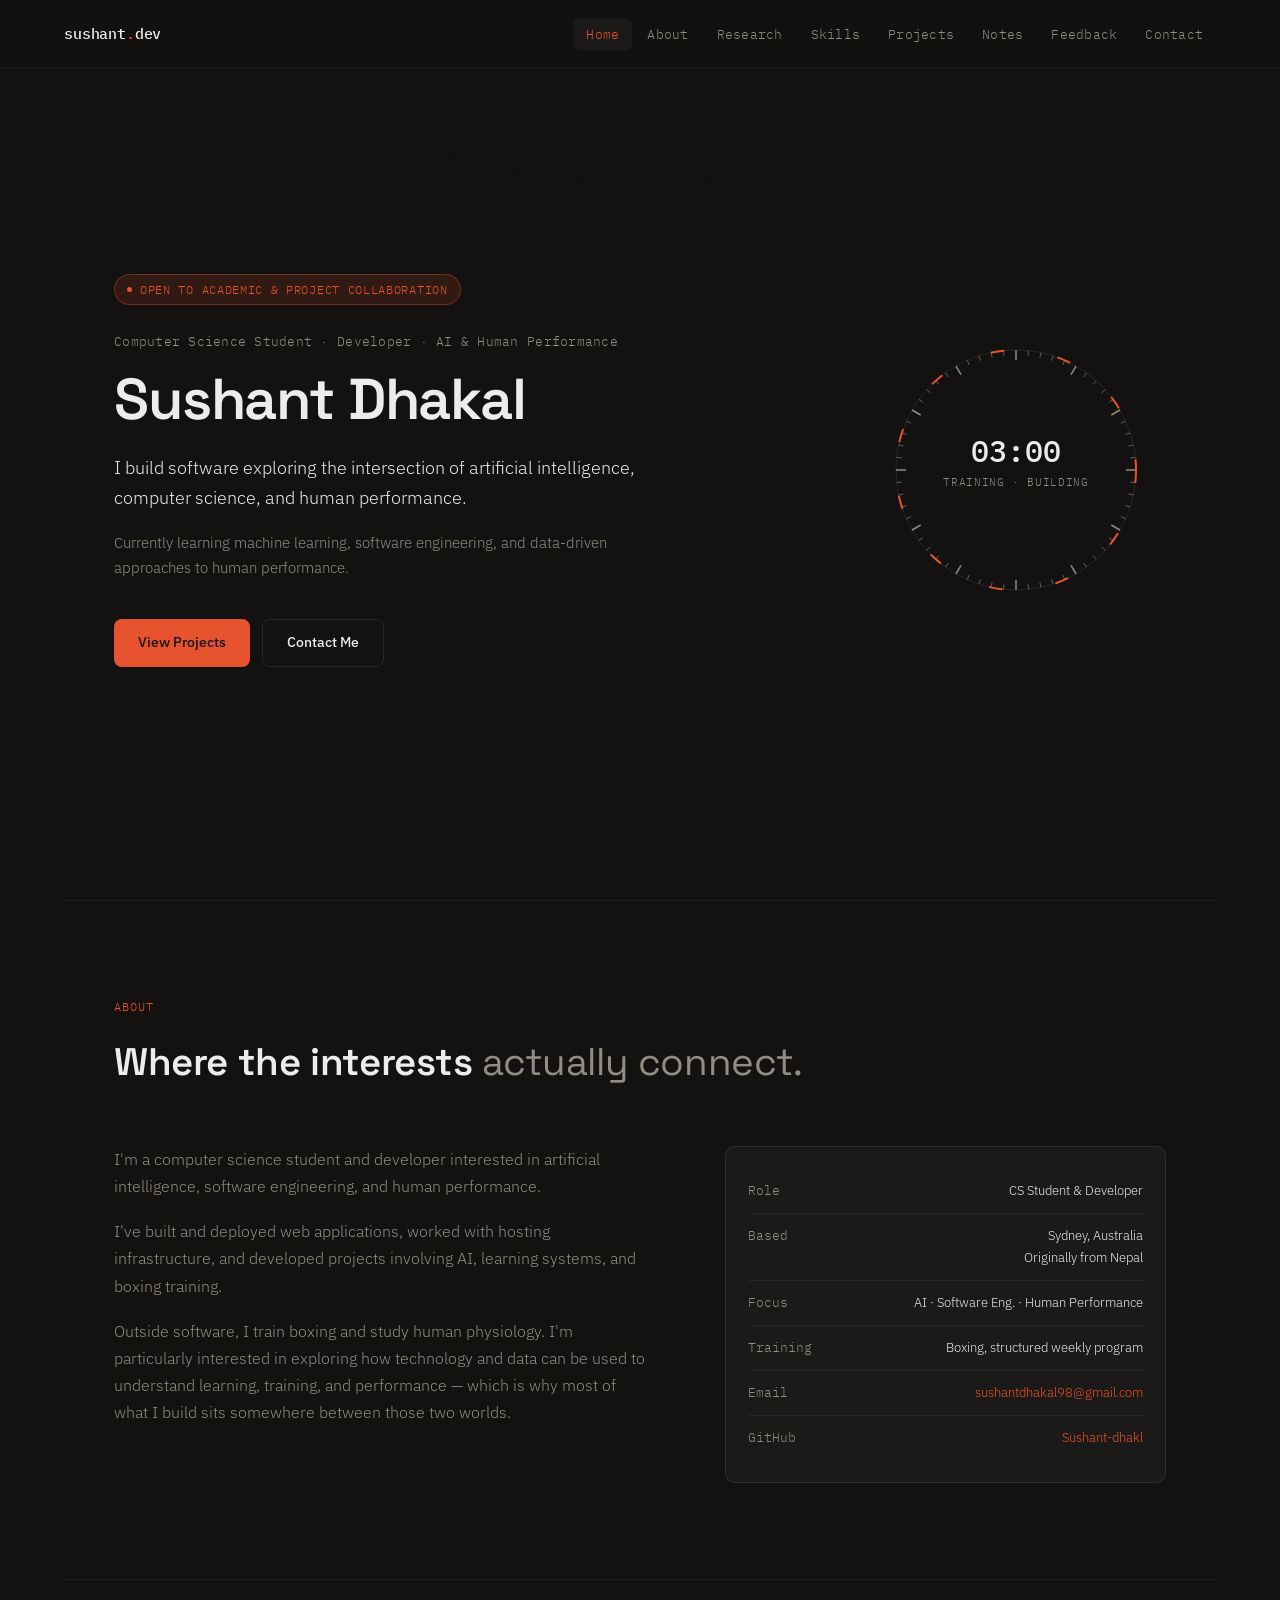
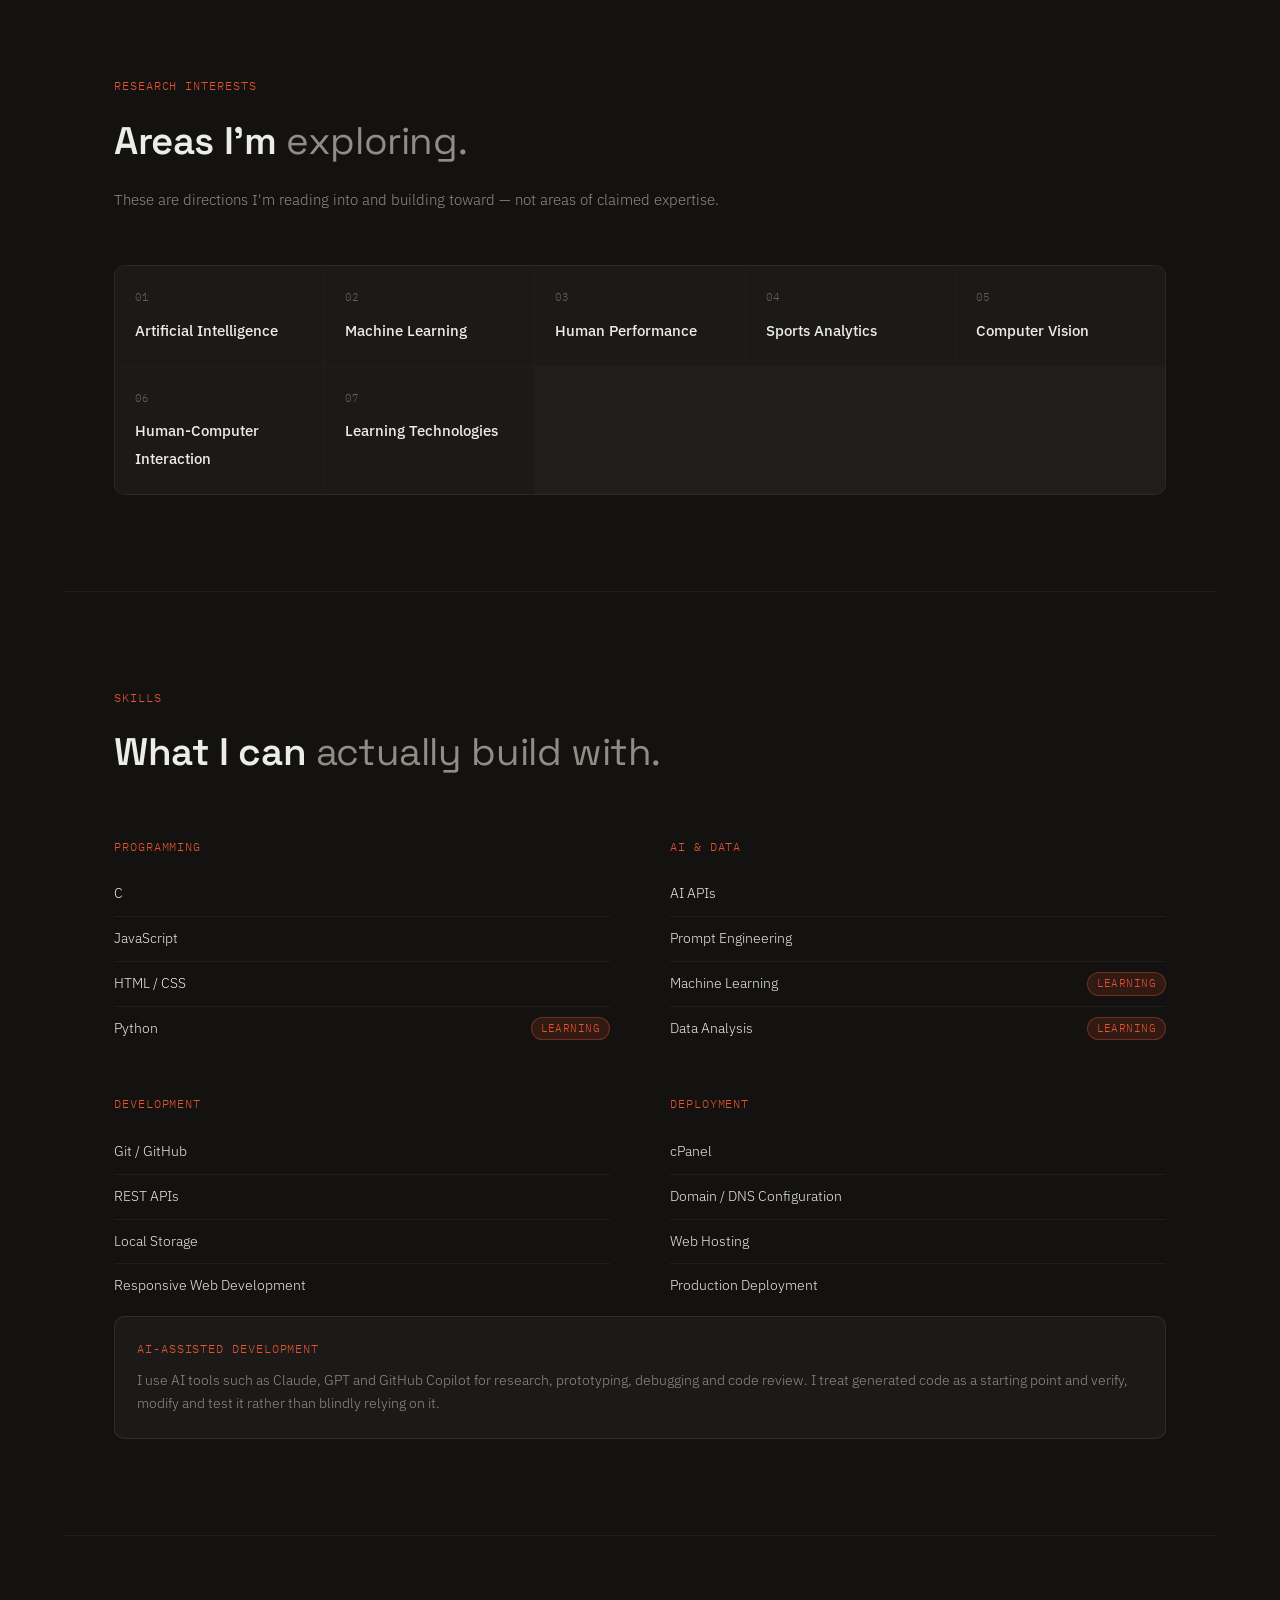
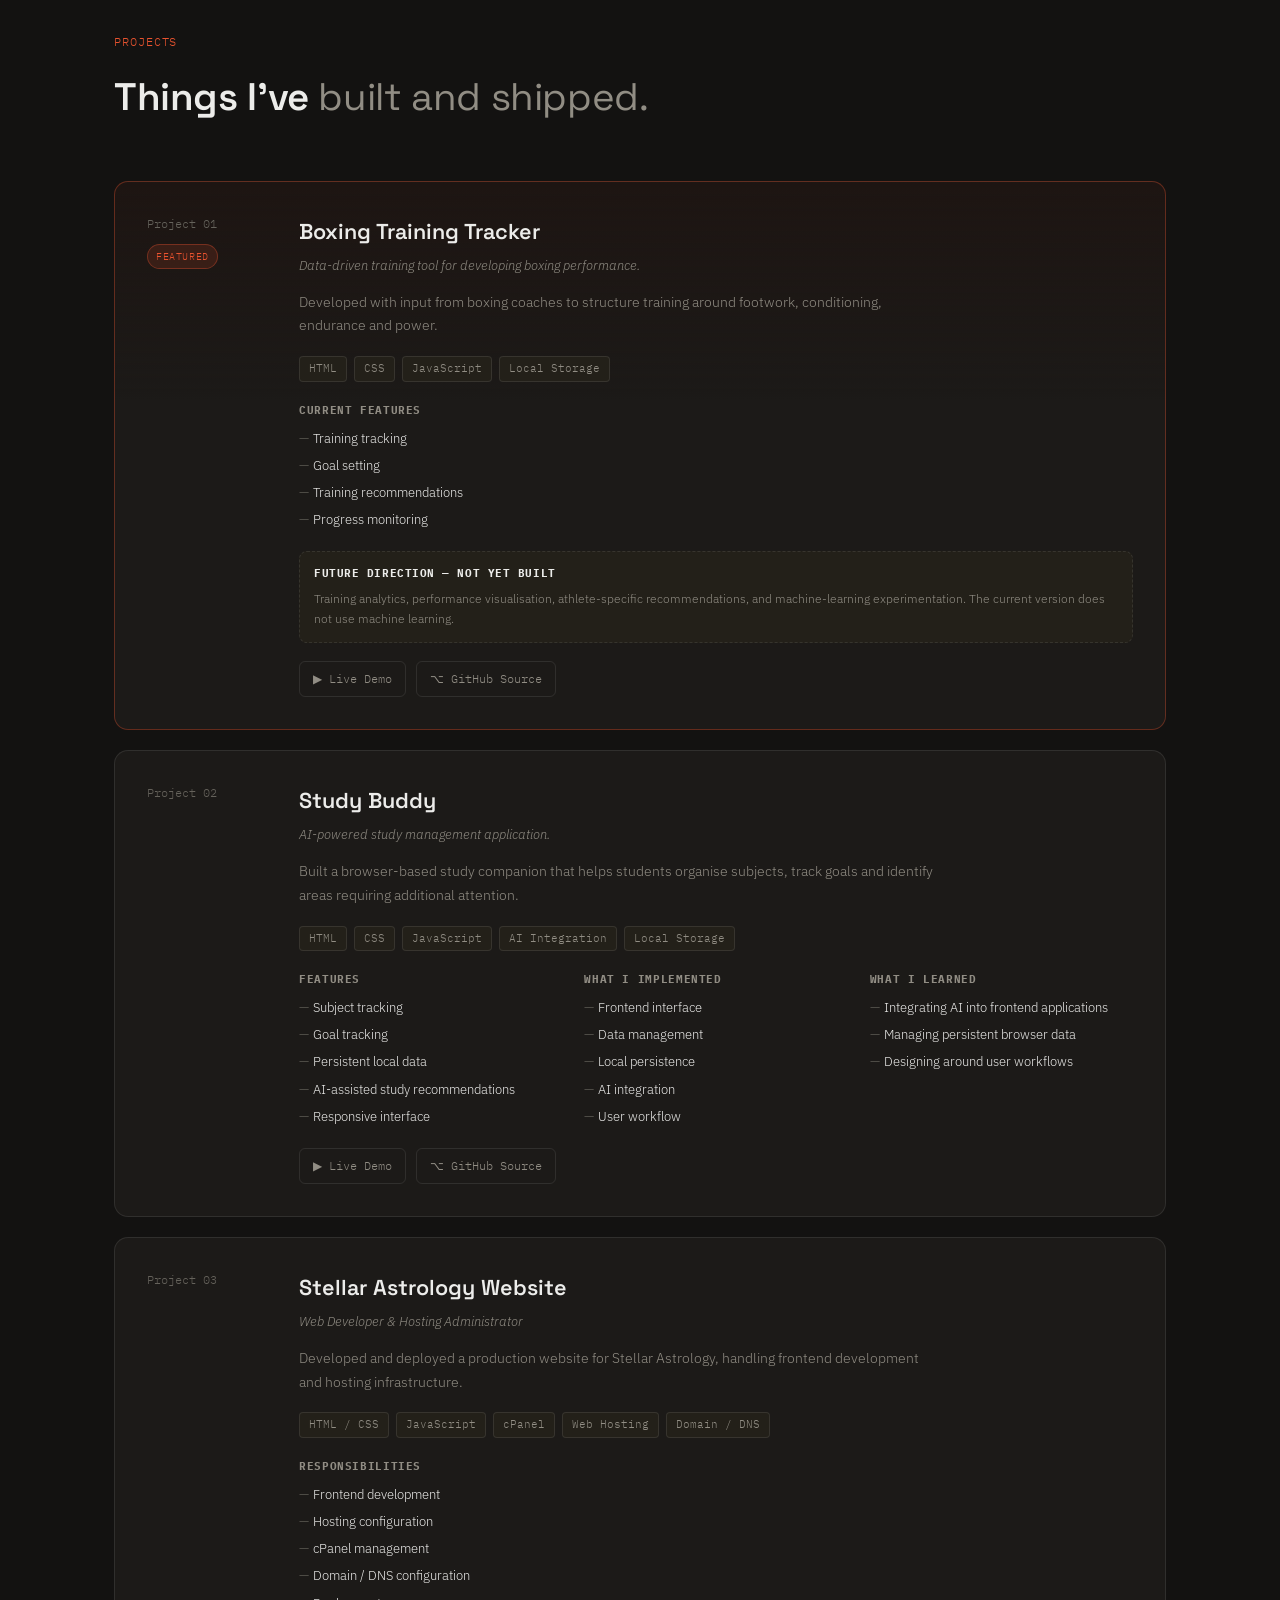
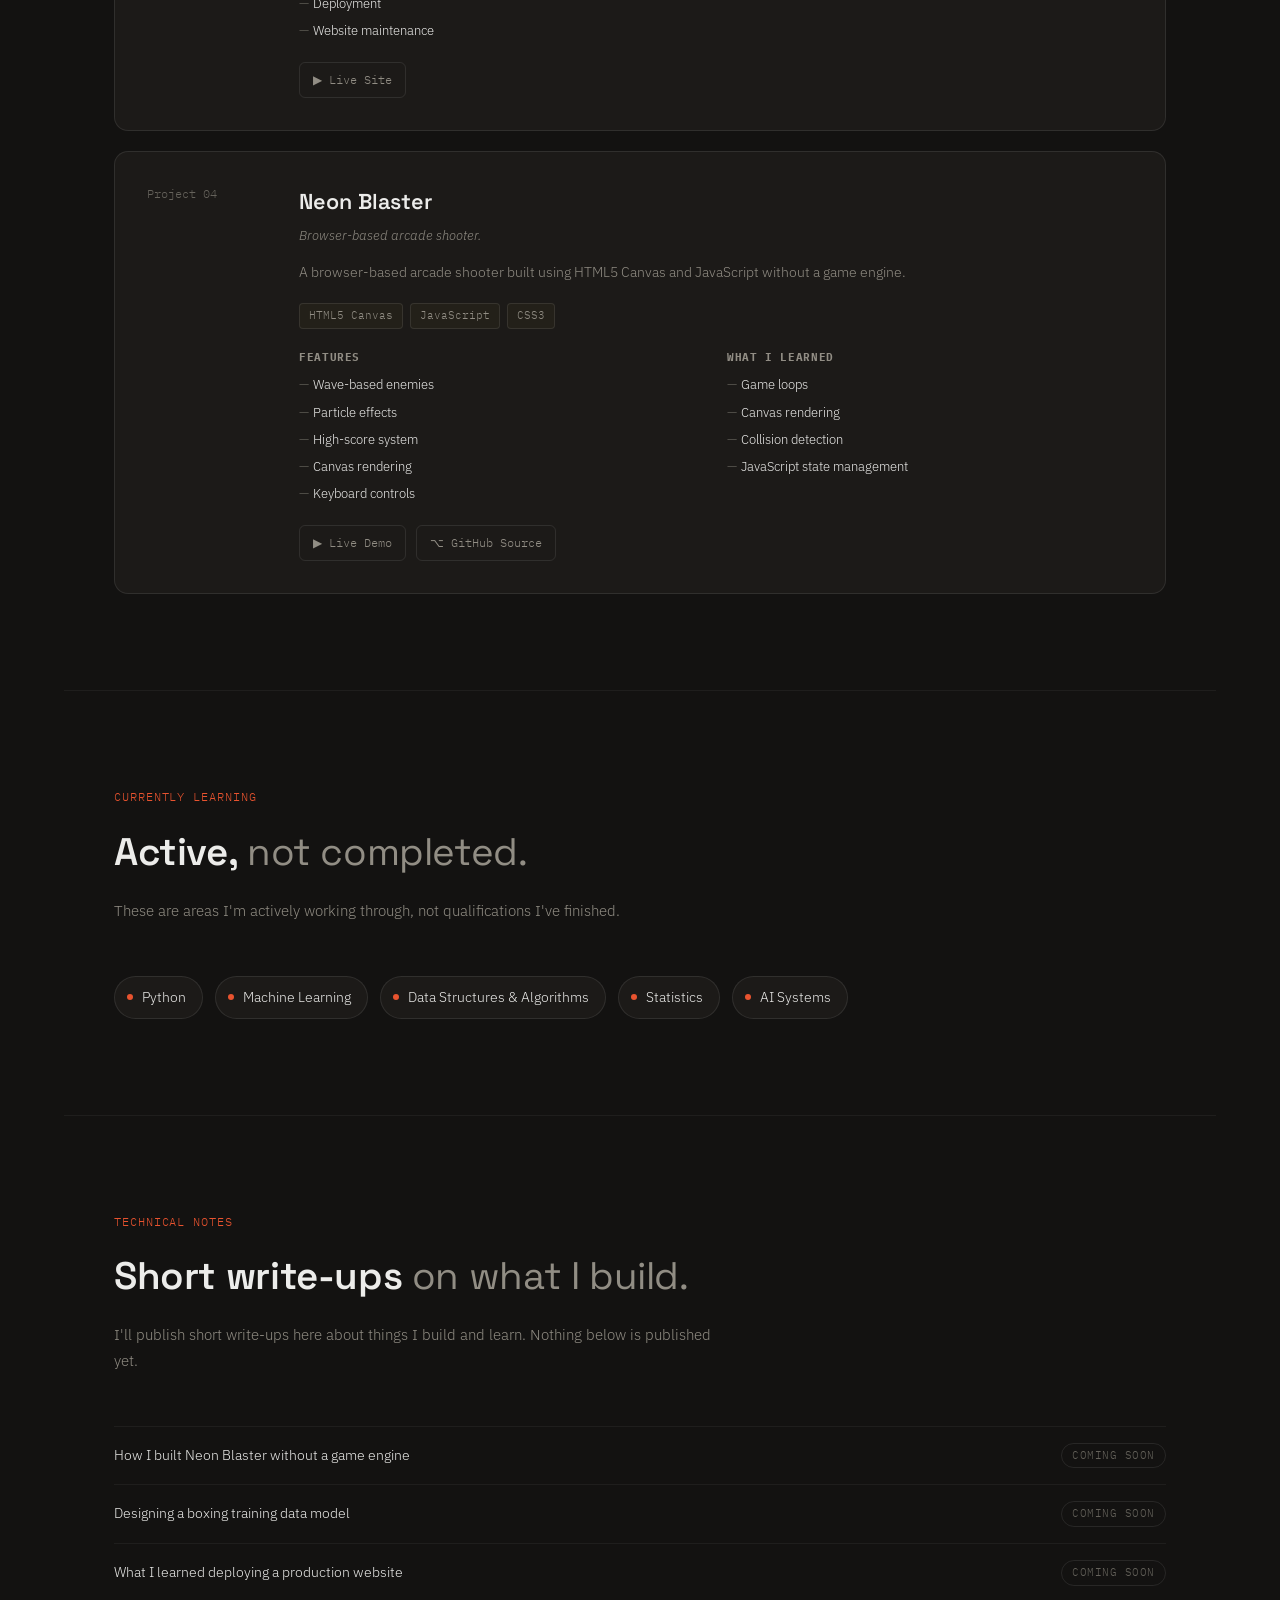
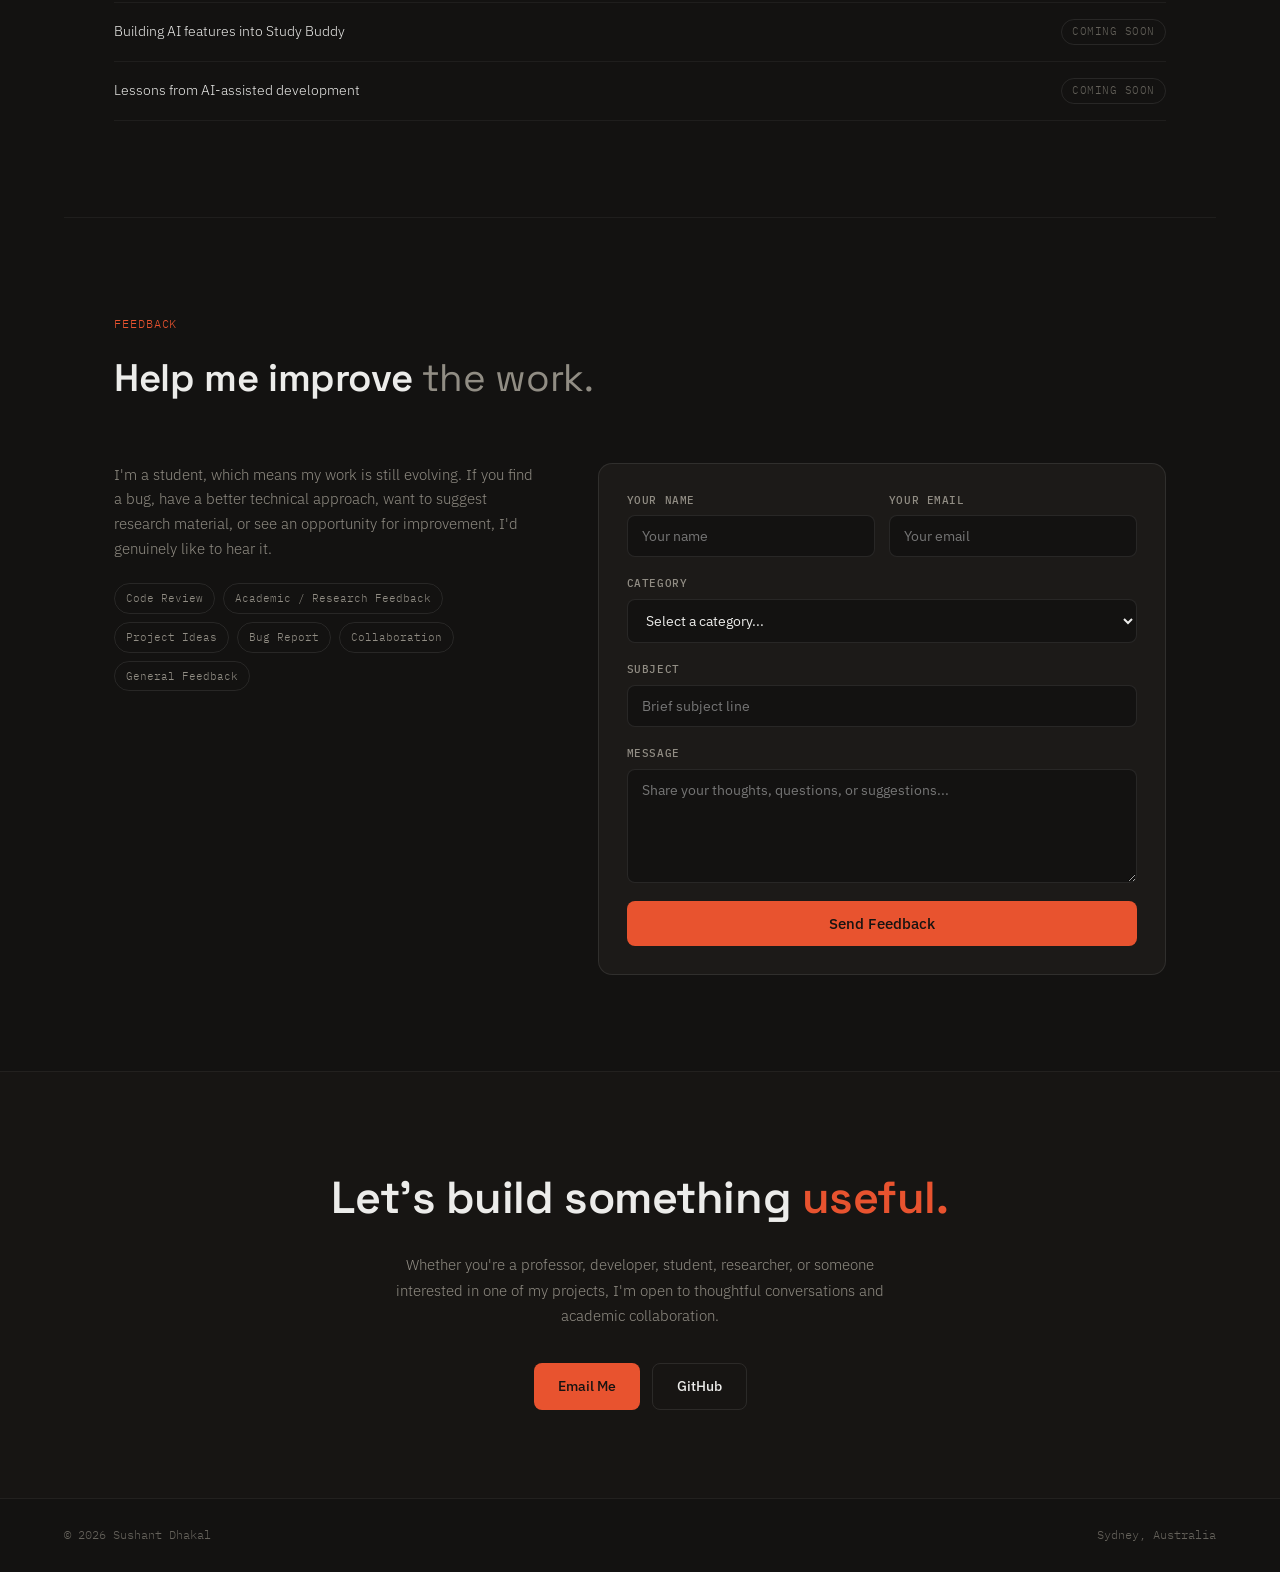
<file: index.html>
<!DOCTYPE html>
<html lang="en">
<head>
<meta charset="utf-8"/>
<meta content="width=device-width, initial-scale=1.0" name="viewport"/>
<title>Sushant Dhakal — Computer Science Student & Developer</title>
<meta name="description" content="Sushant Dhakal — Computer Science student building software at the intersection of AI, software engineering and human performance."/>
<link rel="preconnect" href="https://fonts.googleapis.com">
<link href="https://fonts.googleapis.com/css2?family=Space+Grotesk:wght@400;500;600;700&family=IBM+Plex+Sans:ital,wght@0,300;0,400;0,500;0,600;1,400&family=IBM+Plex+Mono:wght@400;500;600&display=swap" rel="stylesheet"/>
<style>
  *,*::before,*::after{margin:0;padding:0;box-sizing:border-box;}
  :root{
    --bg:#131211;
    --bg-soft:#171513;
    --surface:#1c1a18;
    --surface-2:#232019;
    --border:rgba(255,255,255,0.09);
    --border-soft:rgba(255,255,255,0.05);
    --text:#ececea;
    --muted:#918d84;
    --muted-2:#65625b;
    --accent:#e8532f;
    --accent-dim:rgba(232,83,47,0.14);
    --accent-line:rgba(232,83,47,0.35);
    --display:'Space Grotesk',system-ui,sans-serif;
    --body:'IBM Plex Sans',system-ui,sans-serif;
    --mono:'IBM Plex Mono',ui-monospace,monospace;
    --radius:10px;
    --ease:cubic-bezier(0.4,0,0.2,1);
  }
  html{scroll-behavior:smooth;}
  @media (prefers-reduced-motion:reduce){html{scroll-behavior:auto;}*{animation-duration:0.01ms!important;animation-iteration-count:1!important;transition-duration:0.01ms!important;}}
  body{
    background:var(--bg);
    color:var(--text);
    font-family:var(--body);
    font-size:16px;
    line-height:1.7;
    font-weight:300;
  }
  a{color:inherit;}
  img{max-width:100%;display:block;}
  :focus-visible{outline:2px solid var(--accent);outline-offset:3px;border-radius:4px;}
  ::selection{background:var(--accent);color:#131211;}

  /* faint grid backdrop — nods to spec-sheet / lab-notebook feel, not decorative gloss */
  body::before{
    content:'';
    position:fixed;inset:0;z-index:0;pointer-events:none;
    background-image:
      linear-gradient(var(--border-soft) 1px, transparent 1px),
      linear-gradient(90deg, var(--border-soft) 1px, transparent 1px);
    background-size:64px 64px;
    -webkit-mask-image:radial-gradient(ellipse 70% 50% at 50% 0%, black 0%, transparent 70%);
            mask-image:radial-gradient(ellipse 70% 50% at 50% 0%, black 0%, transparent 70%);
    opacity:0.5;
  }

  /* ── HEADER ── */
  header{
    position:fixed;top:0;left:0;right:0;z-index:999;
    display:flex;align-items:center;justify-content:space-between;
    padding:0 5%;height:68px;
    background:rgba(19,18,17,0.82);
    backdrop-filter:blur(16px) saturate(140%);
    border-bottom:1px solid var(--border-soft);
    transition:background 0.3s var(--ease);
  }
  .logo-mark{font-family:var(--mono);font-size:0.95rem;font-weight:500;letter-spacing:-0.01em;}
  .logo-mark .dot{color:var(--accent);}
  nav ul{display:flex;gap:2px;list-style:none;}
  nav ul li a{
    text-decoration:none;color:var(--muted);
    font-family:var(--mono);font-size:12.5px;letter-spacing:0.02em;
    padding:8px 13px;border-radius:6px;
    transition:color 0.25s var(--ease), background 0.25s var(--ease);
  }
  nav ul li a:hover,nav ul li a.active{color:var(--text);background:var(--surface);}
  nav ul li a.active{color:var(--accent);}
  .menu-toggle{display:none;flex-direction:column;cursor:pointer;gap:5px;background:none;border:none;padding:6px;}
  .bar{width:20px;height:1.5px;background:var(--text);border-radius:2px;transition:transform 0.3s var(--ease),opacity 0.3s var(--ease);}
  .menu-toggle.active .bar:nth-child(1){transform:rotate(45deg) translate(4px,4px);}
  .menu-toggle.active .bar:nth-child(2){opacity:0;}
  .menu-toggle.active .bar:nth-child(3){transform:rotate(-45deg) translate(4px,-4px);}

  /* ── HERO ── */
  #home{
    position:relative;z-index:1;
    min-height:100vh;display:flex;align-items:center;
    padding:110px 5% 70px;max-width:1180px;margin:0 auto;
  }
  .hero-inner{display:grid;grid-template-columns:1.25fr 300px;gap:64px;align-items:center;width:100%;}
  .hero-tag{
    display:inline-flex;align-items:center;gap:8px;
    font-family:var(--mono);font-size:11.5px;letter-spacing:0.06em;text-transform:uppercase;
    color:var(--accent);border:1px solid var(--accent-line);background:var(--accent-dim);
    padding:5px 12px;border-radius:30px;margin-bottom:26px;
  }
  .hero-tag::before{content:'';width:5px;height:5px;border-radius:50%;background:var(--accent);}
  .hero-identity{font-family:var(--mono);font-size:13px;color:var(--muted);letter-spacing:0.02em;margin-bottom:14px;}
  .hero-title{
    font-family:var(--display);font-weight:600;
    font-size:clamp(2.4rem,4.6vw,3.6rem);line-height:1.08;letter-spacing:-0.02em;
    color:var(--text);margin-bottom:22px;
  }
  .hero-statement{font-size:1.14rem;color:var(--text);font-weight:300;max-width:560px;margin-bottom:18px;line-height:1.65;}
  .hero-sub{font-size:0.94rem;color:var(--muted);max-width:520px;margin-bottom:38px;}
  .hero-actions{display:flex;gap:12px;flex-wrap:wrap;}
  .btn{
    display:inline-flex;align-items:center;gap:8px;
    padding:11px 24px;border-radius:8px;
    font-family:var(--body);font-size:14px;font-weight:500;
    text-decoration:none;cursor:pointer;border:none;
    transition:transform 0.25s var(--ease),background 0.25s var(--ease),border-color 0.25s var(--ease);
  }
  .btn-primary{background:var(--accent);color:#161311;}
  .btn-primary:hover{background:#f0693f;transform:translateY(-2px);}
  .btn-ghost{background:transparent;color:var(--text);border:1px solid var(--border);}
  .btn-ghost:hover{border-color:rgba(255,255,255,0.22);background:var(--surface);transform:translateY(-2px);}

  /* signature: round-timer dial — the one bold element */
  .dial-wrap{display:flex;align-items:center;justify-content:center;}
  .dial{width:100%;max-width:280px;aspect-ratio:1;}
  .dial-ring-bg{fill:none;stroke:var(--border);stroke-width:1;}
  .dial-tick{stroke:var(--muted-2);stroke-width:1;}
  .dial-tick.major{stroke:var(--muted);stroke-width:1.5;}
  .dial-sweep{
    fill:none;stroke:var(--accent);stroke-width:2;stroke-linecap:round;
    transform-origin:50% 50%;
    animation:sweep 60s linear infinite;
  }
  @keyframes sweep{from{stroke-dashoffset:0;}to{stroke-dashoffset:-753.6;}}
  .dial-center-label{font-family:var(--mono);font-size:11px;fill:var(--muted);letter-spacing:0.06em;}
  .dial-round-num{font-family:var(--mono);font-size:30px;fill:var(--text);font-weight:500;}

  /* ── SECTION SHELL ── */
  .section{position:relative;z-index:1;max-width:1180px;margin:0 auto;padding:96px 5%;}
  .section-header{margin-bottom:52px;}
  .section-label{
    font-family:var(--mono);font-size:11.5px;letter-spacing:0.08em;text-transform:uppercase;
    color:var(--accent);margin-bottom:12px;display:block;
  }
  .section-title{font-family:var(--display);font-weight:600;font-size:clamp(1.7rem,3vw,2.4rem);letter-spacing:-0.01em;color:var(--text);}
  .section-title .muted{color:var(--muted);font-weight:400;}
  .section-note{font-size:0.94rem;color:var(--muted);max-width:620px;margin-top:14px;}
  .divider{height:1px;background:var(--border-soft);max-width:1180px;margin:0 auto;width:90%;}

  /* ── ABOUT ── */
  .about-grid{display:grid;grid-template-columns:1.1fr 0.9fr;gap:72px;align-items:start;}
  .about-text p{color:var(--muted);margin-bottom:18px;}
  .about-text strong{color:var(--text);font-weight:500;}
  .about-text a{color:var(--accent);text-decoration:none;border-bottom:1px solid var(--accent-line);}
  .about-text a:hover{border-color:var(--accent);}
  .meta-card{background:var(--surface);border:1px solid var(--border);border-radius:var(--radius);padding:22px;}
  .meta-row{display:flex;justify-content:space-between;gap:14px;padding:11px 0;border-bottom:1px solid var(--border-soft);font-size:13px;}
  .meta-row:last-child{border-bottom:none;}
  .meta-key{font-family:var(--mono);color:var(--muted);}
  .meta-val{color:var(--text);text-align:right;}
  .meta-val a{color:var(--accent);text-decoration:none;}
  .meta-val a:hover{text-decoration:underline;}

  /* ── RESEARCH INTERESTS ── */
  .research-grid{display:grid;grid-template-columns:repeat(auto-fit,minmax(200px,1fr));gap:1px;background:var(--border-soft);border:1px solid var(--border-soft);border-radius:var(--radius);overflow:hidden;}
  .research-item{background:var(--surface);padding:22px 20px;}
  .research-item .r-index{font-family:var(--mono);font-size:11px;color:var(--muted-2);margin-bottom:10px;display:block;}
  .research-item .r-name{font-size:14.5px;font-weight:500;color:var(--text);}

  /* ── SKILLS ── */
  .skills-layout{display:grid;grid-template-columns:repeat(2,1fr);gap:44px 60px;}
  .skill-block-title{font-family:var(--mono);font-size:11.5px;text-transform:uppercase;letter-spacing:0.08em;color:var(--accent);margin-bottom:16px;}
  .skill-list{display:flex;flex-direction:column;}
  .skill-row{
    display:flex;justify-content:space-between;align-items:center;
    padding:10px 0;border-bottom:1px solid var(--border-soft);
    font-size:14px;color:var(--text);
  }
  .skill-list .skill-row:last-child{border-bottom:none;}
  .skill-tag{font-family:var(--mono);font-size:10.5px;letter-spacing:0.04em;text-transform:uppercase;color:var(--accent);border:1px solid var(--accent-line);background:var(--accent-dim);padding:2px 9px;border-radius:20px;}
  .ai-assist-card{
    margin-top:8px;background:var(--surface);border:1px solid var(--border);border-radius:var(--radius);padding:22px;
  }
  .ai-assist-card .skill-block-title{margin-bottom:10px;}
  .ai-assist-card p{font-size:13.5px;color:var(--muted);line-height:1.75;}

  /* ── PROJECTS ── */
  .projects-list{display:flex;flex-direction:column;gap:20px;}
  .project-card{
    background:var(--surface);border:1px solid var(--border);border-radius:14px;
    padding:32px;display:grid;grid-template-columns:120px 1fr;gap:32px;
    transition:border-color 0.3s var(--ease);
  }
  .project-card:hover{border-color:var(--accent-line);}
  .project-card.featured{border-color:var(--accent-line);background:linear-gradient(180deg, rgba(232,83,47,0.05), var(--surface) 40%);}
  .project-side{display:flex;flex-direction:column;gap:10px;}
  .project-number{font-family:var(--mono);font-size:12px;color:var(--muted-2);}
  .featured-flag{font-family:var(--mono);font-size:10px;letter-spacing:0.06em;text-transform:uppercase;color:var(--accent);border:1px solid var(--accent-line);background:var(--accent-dim);padding:3px 8px;border-radius:20px;width:fit-content;}
  .project-title{font-family:var(--display);font-weight:600;font-size:1.35rem;color:var(--text);margin-bottom:4px;}
  .project-subtitle{font-size:13px;color:var(--muted);font-style:italic;margin-bottom:14px;}
  .project-desc{font-size:14px;color:var(--muted);margin-bottom:18px;max-width:640px;}
  .tech-stack{display:flex;flex-wrap:wrap;gap:7px;margin-bottom:20px;}
  .tech-tag{font-family:var(--mono);font-size:10.5px;padding:3px 9px;border-radius:4px;background:var(--surface-2);border:1px solid var(--border);color:var(--muted);}
  .project-detail-grid{display:grid;grid-template-columns:repeat(auto-fit,minmax(220px,1fr));gap:22px;margin-bottom:20px;}
  .detail-block h4{font-family:var(--mono);font-size:10.5px;text-transform:uppercase;letter-spacing:0.06em;color:var(--muted);margin-bottom:8px;}
  .detail-block ul{list-style:none;display:flex;flex-direction:column;gap:5px;}
  .detail-block ul li{font-size:13px;color:var(--text);padding-left:14px;position:relative;}
  .detail-block ul li::before{content:'—';position:absolute;left:0;color:var(--muted-2);}
  .future-note{
    font-size:12px;color:var(--muted);background:var(--surface-2);border:1px dashed var(--border);
    border-radius:8px;padding:12px 14px;margin-bottom:18px;
  }
  .future-note strong{color:var(--text);font-family:var(--mono);font-size:11px;text-transform:uppercase;letter-spacing:0.05em;display:block;margin-bottom:6px;}
  .project-links{display:flex;gap:10px;flex-wrap:wrap;}
  .project-link{
    font-family:var(--mono);font-size:12px;text-decoration:none;color:var(--muted);
    display:flex;align-items:center;gap:6px;padding:7px 13px;border-radius:6px;border:1px solid var(--border);
    transition:color 0.25s var(--ease),border-color 0.25s var(--ease);
  }
  .project-link:hover{color:var(--text);border-color:rgba(255,255,255,0.22);}

  /* ── CURRENTLY LEARNING ── */
  .learning-row{display:flex;flex-wrap:wrap;gap:12px;}
  .learning-chip{
    display:flex;align-items:center;gap:9px;
    font-size:13.5px;color:var(--text);
    background:var(--surface);border:1px solid var(--border);border-radius:30px;
    padding:9px 16px 9px 12px;
  }
  .learning-chip .pulse{width:6px;height:6px;border-radius:50%;background:var(--accent);flex-shrink:0;animation:blink 1.8s ease-in-out infinite;}
  @keyframes blink{0%,100%{opacity:1;}50%{opacity:0.3;}}

  /* ── TECHNICAL NOTES ── */
  .notes-list{display:flex;flex-direction:column;border-top:1px solid var(--border-soft);}
  .note-row{display:flex;justify-content:space-between;align-items:center;gap:20px;padding:16px 0;border-bottom:1px solid var(--border-soft);}
  .note-title{font-size:14px;color:var(--text);}
  .note-status{font-family:var(--mono);font-size:10.5px;text-transform:uppercase;letter-spacing:0.05em;color:var(--muted-2);border:1px solid var(--border);padding:3px 10px;border-radius:20px;white-space:nowrap;}

  /* ── FEEDBACK ── */
  .feedback-wrapper{display:grid;grid-template-columns:0.85fr 1.15fr;gap:64px;align-items:start;}
  .feedback-intro p{color:var(--muted);margin-bottom:16px;font-size:14.5px;}
  .feedback-cats{display:flex;flex-wrap:wrap;gap:8px;margin-top:22px;}
  .cat-pill{font-family:var(--mono);font-size:11px;color:var(--muted);border:1px solid var(--border);padding:5px 11px;border-radius:20px;}
  .feedback-form{background:var(--surface);border:1px solid var(--border);border-radius:14px;padding:28px;}
  .form-group{display:flex;flex-direction:column;gap:6px;margin-bottom:18px;}
  .form-group label{font-family:var(--mono);font-size:10.5px;font-weight:500;color:var(--muted);letter-spacing:0.05em;text-transform:uppercase;}
  .form-group input,.form-group textarea,.form-group select{
    background:var(--bg);border:1px solid var(--border);border-radius:8px;color:var(--text);
    font-family:var(--body);font-size:14px;padding:11px 14px;outline:none;resize:vertical;
    transition:border-color 0.25s var(--ease);
  }
  .form-group input:focus,.form-group textarea:focus,.form-group select:focus{border-color:var(--accent-line);}
  .form-group select option{background:var(--surface);}
  .form-row{display:grid;grid-template-columns:1fr 1fr;gap:14px;}
  .form-submit{width:100%;padding:13px;font-size:14.5px;justify-content:center;}

  /* ── CONNECT ── */
  .cta-band{position:relative;z-index:1;background:var(--bg-soft);border-top:1px solid var(--border-soft);border-bottom:1px solid var(--border-soft);padding:88px 5%;text-align:center;}
  .cta-band h2{font-family:var(--display);font-weight:600;font-size:clamp(1.8rem,3.6vw,2.8rem);letter-spacing:-0.01em;margin-bottom:16px;}
  .cta-band p{color:var(--muted);max-width:520px;margin:0 auto 34px;font-size:15px;}
  .cta-actions{display:flex;gap:12px;justify-content:center;flex-wrap:wrap;}

  footer{position:relative;z-index:1;padding:26px 5%;display:flex;align-items:center;justify-content:space-between;flex-wrap:wrap;gap:10px;}
  footer .foot-left{font-family:var(--mono);font-size:12px;color:var(--muted-2);}
  footer .foot-right{font-family:var(--mono);font-size:12px;color:var(--muted-2);}

  #back-top{
    position:fixed;bottom:28px;right:28px;width:40px;height:40px;
    background:var(--surface);border:1px solid var(--border);border-radius:8px;
    display:flex;align-items:center;justify-content:center;color:var(--muted);font-size:16px;
    z-index:998;opacity:0;pointer-events:none;transition:opacity 0.3s var(--ease),transform 0.3s var(--ease);
    text-decoration:none;
  }
  #back-top.show{opacity:1;pointer-events:auto;}
  #back-top:hover{color:var(--text);transform:translateY(-2px);}

  .fade-up{opacity:0;transform:translateY(16px);transition:opacity 0.6s var(--ease),transform 0.6s var(--ease);}
  .fade-up.in{opacity:1;transform:translateY(0);}

  @media (max-width:900px){
    .hero-inner,.about-grid,.feedback-wrapper{grid-template-columns:1fr;gap:36px;}
    .hero-inner{text-align:left;}
    .dial-wrap{max-width:220px;margin:0 auto;}
    .skills-layout{grid-template-columns:1fr;gap:36px;}
    .project-card{grid-template-columns:1fr;}
    .project-side{flex-direction:row;align-items:center;}
  }
  @media (max-width:768px){
    .menu-toggle{display:flex;}
    nav ul{
      display:none;flex-direction:column;position:fixed;top:68px;left:0;right:0;
      background:rgba(19,18,17,0.98);backdrop-filter:blur(16px);
      padding:16px;border-bottom:1px solid var(--border);text-align:left;gap:2px;
    }
    nav ul.active{display:flex;}
    nav ul li a{display:block;padding:11px 12px;}
  }
  @media (max-width:480px){
    .section{padding:66px 5%;}
    .form-row{grid-template-columns:1fr;}
    footer{flex-direction:column;text-align:center;}
    .project-card{padding:22px;}
  }
</style>
</head>
<body>

<header>
  <div class="logo-mark">sushant<span class="dot">.</span>dev</div>
  <button class="menu-toggle" id="mobile-menu" aria-label="Toggle navigation" aria-expanded="false">
    <span class="bar"></span><span class="bar"></span><span class="bar"></span>
  </button>
  <nav>
    <ul id="nav-links">
      <li><a href="#home">Home</a></li>
      <li><a href="#about">About</a></li>
      <li><a href="#research">Research</a></li>
      <li><a href="#skills">Skills</a></li>
      <li><a href="#projects">Projects</a></li>
      <li><a href="#notes">Notes</a></li>
      <li><a href="#feedback">Feedback</a></li>
      <li><a href="#connect">Contact</a></li>
    </ul>
  </nav>
</header>

<!-- ── HERO ── -->
<section id="home">
  <div class="hero-inner">
    <div class="hero-content">
      <div class="hero-tag">Open to academic &amp; project collaboration</div>
      <div class="hero-identity">Computer Science Student · Developer · AI &amp; Human Performance</div>
      <h1 class="hero-title">Sushant Dhakal</h1>
      <p class="hero-statement">I build software exploring the intersection of artificial intelligence, computer science, and human performance.</p>
      <p class="hero-sub">Currently learning machine learning, software engineering, and data-driven approaches to human performance.</p>
      <div class="hero-actions">
        <a href="#projects" class="btn btn-primary">View Projects</a>
        <a href="#connect" class="btn btn-ghost">Contact Me</a>
      </div>
    </div>

    <div class="dial-wrap" aria-hidden="true">
      <svg class="dial" viewBox="0 0 280 280">
        <circle class="dial-ring-bg" cx="140" cy="140" r="120"></circle>
        <g id="ticks"></g>
        <circle class="dial-sweep" cx="140" cy="140" r="120" stroke-dasharray="12 55.6" stroke-dashoffset="0"></circle>
        <text x="140" y="132" text-anchor="middle" class="dial-round-num">03:00</text>
        <text x="140" y="156" text-anchor="middle" class="dial-center-label">TRAINING · BUILDING</text>
      </svg>
    </div>
  </div>
</section>

<div class="divider"></div>

<!-- ── ABOUT ── -->
<section id="about" class="section">
  <div class="section-header fade-up">
    <span class="section-label">About</span>
    <h2 class="section-title">Where the interests <span class="muted">actually connect.</span></h2>
  </div>

  <div class="about-grid">
    <div class="about-text fade-up">
      <p>I'm a computer science student and developer interested in artificial intelligence, software engineering, and human performance.</p>
      <p>I've built and deployed web applications, worked with hosting infrastructure, and developed projects involving AI, learning systems, and boxing training.</p>
      <p>Outside software, I train boxing and study human physiology. I'm particularly interested in exploring how technology and data can be used to understand learning, training, and performance — which is why most of what I build sits somewhere between those two worlds.</p>
    </div>

    <div class="meta-card fade-up">
      <div class="meta-row"><span class="meta-key">Role</span><span class="meta-val">CS Student &amp; Developer</span></div>
      <div class="meta-row"><span class="meta-key">Based</span><span class="meta-val">Sydney, Australia<br/>Originally from Nepal</span></div>
      <div class="meta-row"><span class="meta-key">Focus</span><span class="meta-val">AI · Software Eng. · Human Performance</span></div>
      <div class="meta-row"><span class="meta-key">Training</span><span class="meta-val">Boxing, structured weekly program</span></div>
      <div class="meta-row"><span class="meta-key">Email</span><span class="meta-val"><a href="mailto:sushantdhakal98@gmail.com">sushantdhakal98@gmail.com</a></span></div>
      <div class="meta-row"><span class="meta-key">GitHub</span><span class="meta-val"><a href="https://github.com/Sushant-dhakl" target="_blank" rel="noopener">Sushant-dhakl</a></span></div>
    </div>
  </div>
</section>

<div class="divider"></div>

<!-- ── RESEARCH INTERESTS ── -->
<section id="research" class="section">
  <div class="section-header fade-up">
    <span class="section-label">Research Interests</span>
    <h2 class="section-title">Areas I'm <span class="muted">exploring.</span></h2>
    <p class="section-note">These are directions I'm reading into and building toward — not areas of claimed expertise.</p>
  </div>

  <div class="research-grid fade-up">
    <div class="research-item"><span class="r-index">01</span><span class="r-name">Artificial Intelligence</span></div>
    <div class="research-item"><span class="r-index">02</span><span class="r-name">Machine Learning</span></div>
    <div class="research-item"><span class="r-index">03</span><span class="r-name">Human Performance</span></div>
    <div class="research-item"><span class="r-index">04</span><span class="r-name">Sports Analytics</span></div>
    <div class="research-item"><span class="r-index">05</span><span class="r-name">Computer Vision</span></div>
    <div class="research-item"><span class="r-index">06</span><span class="r-name">Human-Computer Interaction</span></div>
    <div class="research-item"><span class="r-index">07</span><span class="r-name">Learning Technologies</span></div>
  </div>
</section>

<div class="divider"></div>

<!-- ── SKILLS ── -->
<section id="skills" class="section">
  <div class="section-header fade-up">
    <span class="section-label">Skills</span>
    <h2 class="section-title">What I can <span class="muted">actually build with.</span></h2>
  </div>

  <div class="skills-layout fade-up">
    <div>
      <div class="skill-block-title">Programming</div>
      <div class="skill-list">
        <div class="skill-row"><span>C</span></div>
        <div class="skill-row"><span>JavaScript</span></div>
        <div class="skill-row"><span>HTML / CSS</span></div>
        <div class="skill-row"><span>Python</span><span class="skill-tag">Learning</span></div>
      </div>
    </div>

    <div>
      <div class="skill-block-title">AI &amp; Data</div>
      <div class="skill-list">
        <div class="skill-row"><span>AI APIs</span></div>
        <div class="skill-row"><span>Prompt Engineering</span></div>
        <div class="skill-row"><span>Machine Learning</span><span class="skill-tag">Learning</span></div>
        <div class="skill-row"><span>Data Analysis</span><span class="skill-tag">Learning</span></div>
      </div>
    </div>

    <div>
      <div class="skill-block-title">Development</div>
      <div class="skill-list">
        <div class="skill-row"><span>Git / GitHub</span></div>
        <div class="skill-row"><span>REST APIs</span></div>
        <div class="skill-row"><span>Local Storage</span></div>
        <div class="skill-row"><span>Responsive Web Development</span></div>
      </div>
    </div>

    <div>
      <div class="skill-block-title">Deployment</div>
      <div class="skill-list">
        <div class="skill-row"><span>cPanel</span></div>
        <div class="skill-row"><span>Domain / DNS Configuration</span></div>
        <div class="skill-row"><span>Web Hosting</span></div>
        <div class="skill-row"><span>Production Deployment</span></div>
      </div>
    </div>
  </div>

  <div class="ai-assist-card fade-up">
    <div class="skill-block-title">AI-Assisted Development</div>
    <p>I use AI tools such as Claude, GPT and GitHub Copilot for research, prototyping, debugging and code review. I treat generated code as a starting point and verify, modify and test it rather than blindly relying on it.</p>
  </div>
</section>

<div class="divider"></div>

<!-- ── PROJECTS ── -->
<section id="projects" class="section">
  <div class="section-header fade-up">
    <span class="section-label">Projects</span>
    <h2 class="section-title">Things I've <span class="muted">built and shipped.</span></h2>
  </div>

  <div class="projects-list">

    <!-- 01 — Boxing Tracker (featured) -->
    <div class="project-card featured fade-up">
      <div class="project-side">
        <span class="project-number">Project 01</span>
        <span class="featured-flag">Featured</span>
      </div>
      <div>
        <div class="project-title">Boxing Training Tracker</div>
        <div class="project-subtitle">Data-driven training tool for developing boxing performance.</div>
        <p class="project-desc">Developed with input from boxing coaches to structure training around footwork, conditioning, endurance and power.</p>
        <div class="tech-stack">
          <span class="tech-tag">HTML</span><span class="tech-tag">CSS</span><span class="tech-tag">JavaScript</span><span class="tech-tag">Local Storage</span>
        </div>
        <div class="project-detail-grid">
          <div class="detail-block">
            <h4>Current Features</h4>
            <ul>
              <li>Training tracking</li>
              <li>Goal setting</li>
              <li>Training recommendations</li>
              <li>Progress monitoring</li>
            </ul>
          </div>
        </div>
        <div class="future-note">
          <strong>Future Direction — Not Yet Built</strong>
          Training analytics, performance visualisation, athlete-specific recommendations, and machine-learning experimentation. The current version does not use machine learning.
        </div>
        <div class="project-links">
          <a href="boxing-tracker.html" class="project-link">▶ Live Demo</a>
          <a href="https://github.com/Sushant-dhakl" target="_blank" rel="noopener" class="project-link">⌥ GitHub Source</a>
        </div>
      </div>
    </div>

    <!-- 02 — Study Buddy -->
    <div class="project-card fade-up">
      <div class="project-side">
        <span class="project-number">Project 02</span>
      </div>
      <div>
        <div class="project-title">Study Buddy</div>
        <div class="project-subtitle">AI-powered study management application.</div>
        <p class="project-desc">Built a browser-based study companion that helps students organise subjects, track goals and identify areas requiring additional attention.</p>
        <div class="tech-stack">
          <span class="tech-tag">HTML</span><span class="tech-tag">CSS</span><span class="tech-tag">JavaScript</span><span class="tech-tag">AI Integration</span><span class="tech-tag">Local Storage</span>
        </div>
        <div class="project-detail-grid">
          <div class="detail-block">
            <h4>Features</h4>
            <ul>
              <li>Subject tracking</li>
              <li>Goal tracking</li>
              <li>Persistent local data</li>
              <li>AI-assisted study recommendations</li>
              <li>Responsive interface</li>
            </ul>
          </div>
          <div class="detail-block">
            <h4>What I Implemented</h4>
            <ul>
              <li>Frontend interface</li>
              <li>Data management</li>
              <li>Local persistence</li>
              <li>AI integration</li>
              <li>User workflow</li>
            </ul>
          </div>
          <div class="detail-block">
            <h4>What I Learned</h4>
            <ul>
              <li>Integrating AI into frontend applications</li>
              <li>Managing persistent browser data</li>
              <li>Designing around user workflows</li>
            </ul>
          </div>
        </div>
        <div class="project-links">
          <a href="study buddy.html" class="project-link">▶ Live Demo</a>
          <a href="https://github.com/Sushant-dhakl" target="_blank" rel="noopener" class="project-link">⌥ GitHub Source</a>
        </div>
      </div>
    </div>

    <!-- 03 — Stellar Astrology -->
    <div class="project-card fade-up">
      <div class="project-side">
        <span class="project-number">Project 03</span>
      </div>
      <div>
        <div class="project-title">Stellar Astrology Website</div>
        <div class="project-subtitle">Web Developer &amp; Hosting Administrator</div>
        <p class="project-desc">Developed and deployed a production website for Stellar Astrology, handling frontend development and hosting infrastructure.</p>
        <div class="tech-stack">
          <span class="tech-tag">HTML / CSS</span><span class="tech-tag">JavaScript</span><span class="tech-tag">cPanel</span><span class="tech-tag">Web Hosting</span><span class="tech-tag">Domain / DNS</span>
        </div>
        <div class="project-detail-grid">
          <div class="detail-block">
            <h4>Responsibilities</h4>
            <ul>
              <li>Frontend development</li>
              <li>Hosting configuration</li>
              <li>cPanel management</li>
              <li>Domain / DNS configuration</li>
              <li>Deployment</li>
              <li>Website maintenance</li>
            </ul>
          </div>
        </div>
        <div class="project-links">
          <a href="https://sunitadhakal.com.np" target="_blank" rel="noopener" class="project-link">▶ Live Site</a>
        </div>
      </div>
    </div>

    <!-- 04 — Neon Blaster -->
    <div class="project-card fade-up">
      <div class="project-side">
        <span class="project-number">Project 04</span>
      </div>
      <div>
        <div class="project-title">Neon Blaster</div>
        <div class="project-subtitle">Browser-based arcade shooter.</div>
        <p class="project-desc">A browser-based arcade shooter built using HTML5 Canvas and JavaScript without a game engine.</p>
        <div class="tech-stack">
          <span class="tech-tag">HTML5 Canvas</span><span class="tech-tag">JavaScript</span><span class="tech-tag">CSS3</span>
        </div>
        <div class="project-detail-grid">
          <div class="detail-block">
            <h4>Features</h4>
            <ul>
              <li>Wave-based enemies</li>
              <li>Particle effects</li>
              <li>High-score system</li>
              <li>Canvas rendering</li>
              <li>Keyboard controls</li>
            </ul>
          </div>
          <div class="detail-block">
            <h4>What I Learned</h4>
            <ul>
              <li>Game loops</li>
              <li>Canvas rendering</li>
              <li>Collision detection</li>
              <li>JavaScript state management</li>
            </ul>
          </div>
        </div>
        <div class="project-links">
          <a href="neon blaster.html" class="project-link">▶ Live Demo</a>
          <a href="https://github.com/Sushant-dhakl" target="_blank" rel="noopener" class="project-link">⌥ GitHub Source</a>
        </div>
      </div>
    </div>

  </div>
</section>

<div class="divider"></div>

<!-- ── CURRENTLY LEARNING ── -->
<section class="section">
  <div class="section-header fade-up">
    <span class="section-label">Currently Learning</span>
    <h2 class="section-title">Active, <span class="muted">not completed.</span></h2>
    <p class="section-note">These are areas I'm actively working through, not qualifications I've finished.</p>
  </div>
  <div class="learning-row fade-up">
    <span class="learning-chip"><span class="pulse"></span>Python</span>
    <span class="learning-chip"><span class="pulse"></span>Machine Learning</span>
    <span class="learning-chip"><span class="pulse"></span>Data Structures &amp; Algorithms</span>
    <span class="learning-chip"><span class="pulse"></span>Statistics</span>
    <span class="learning-chip"><span class="pulse"></span>AI Systems</span>
  </div>
</section>

<div class="divider"></div>

<!-- ── TECHNICAL NOTES ── -->
<section id="notes" class="section">
  <div class="section-header fade-up">
    <span class="section-label">Technical Notes</span>
    <h2 class="section-title">Short write-ups <span class="muted">on what I build.</span></h2>
    <p class="section-note">I'll publish short write-ups here about things I build and learn. Nothing below is published yet.</p>
  </div>
  <div class="notes-list fade-up">
    <div class="note-row"><span class="note-title">How I built Neon Blaster without a game engine</span><span class="note-status">Coming soon</span></div>
    <div class="note-row"><span class="note-title">Designing a boxing training data model</span><span class="note-status">Coming soon</span></div>
    <div class="note-row"><span class="note-title">What I learned deploying a production website</span><span class="note-status">Coming soon</span></div>
    <div class="note-row"><span class="note-title">Building AI features into Study Buddy</span><span class="note-status">Coming soon</span></div>
    <div class="note-row"><span class="note-title">Lessons from AI-assisted development</span><span class="note-status">Coming soon</span></div>
  </div>
</section>

<div class="divider"></div>

<!-- ── FEEDBACK ── -->
<section id="feedback" class="section">
  <div class="section-header fade-up">
    <span class="section-label">Feedback</span>
    <h2 class="section-title">Help me improve <span class="muted">the work.</span></h2>
  </div>

  <div class="feedback-wrapper">
    <div class="feedback-intro fade-up">
      <p>I'm a student, which means my work is still evolving. If you find a bug, have a better technical approach, want to suggest research material, or see an opportunity for improvement, I'd genuinely like to hear it.</p>
      <div class="feedback-cats">
        <span class="cat-pill">Code Review</span>
        <span class="cat-pill">Academic / Research Feedback</span>
        <span class="cat-pill">Project Ideas</span>
        <span class="cat-pill">Bug Report</span>
        <span class="cat-pill">Collaboration</span>
        <span class="cat-pill">General Feedback</span>
      </div>
    </div>

    <div class="feedback-form fade-up">
      <div class="form-row">
        <div class="form-group">
          <label>Your Name</label>
          <input type="text" placeholder="Your name" id="f-name"/>
        </div>
        <div class="form-group">
          <label>Your Email</label>
          <input type="email" placeholder="Your email" id="f-email"/>
        </div>
      </div>
      <div class="form-group">
        <label>Category</label>
        <select id="f-type">
          <option value="">Select a category...</option>
          <option value="code_review">Code Review</option>
          <option value="academic">Academic / Research Feedback</option>
          <option value="ideas">Project Ideas</option>
          <option value="bug">Bug Report</option>
          <option value="collab">Collaboration</option>
          <option value="general">General Feedback</option>
        </select>
      </div>
      <div class="form-group">
        <label>Subject</label>
        <input type="text" placeholder="Brief subject line" id="f-subject"/>
      </div>
      <div class="form-group">
        <label>Message</label>
        <textarea rows="5" placeholder="Share your thoughts, questions, or suggestions..." id="f-message"></textarea>
      </div>
      <button class="btn btn-primary form-submit" onclick="sendFeedback()">Send Feedback</button>
    </div>
  </div>
</section>

<!-- ── CONNECT ── -->
<section id="connect" class="cta-band">
  <h2>Let's build something <span style="color:var(--accent);">useful.</span></h2>
  <p>Whether you're a professor, developer, student, researcher, or someone interested in one of my projects, I'm open to thoughtful conversations and academic collaboration.</p>
  <div class="cta-actions">
    <a href="mailto:sushantdhakal98@gmail.com" class="btn btn-primary">Email Me</a>
    <a href="https://github.com/Sushant-dhakl" target="_blank" rel="noopener" class="btn btn-ghost">GitHub</a>
  </div>
</section>

<footer>
  <div class="foot-left">© <span id="year"></span> Sushant Dhakal</div>
  <div class="foot-right">Sydney, Australia</div>
</footer>

<a href="#home" id="back-top" title="Back to top" aria-label="Back to top">↑</a>

<script>
  // mobile nav
  const mobileMenu = document.getElementById('mobile-menu');
  const navLinks = document.getElementById('nav-links');
  mobileMenu.addEventListener('click', () => {
    const active = mobileMenu.classList.toggle('active');
    navLinks.classList.toggle('active');
    mobileMenu.setAttribute('aria-expanded', active);
  });
  document.querySelectorAll('#nav-links a').forEach(a => {
    a.addEventListener('click', () => {
      mobileMenu.classList.remove('active');
      navLinks.classList.remove('active');
      mobileMenu.setAttribute('aria-expanded','false');
    });
  });

  // header + back-to-top on scroll
  const header = document.querySelector('header');
  const backTop = document.getElementById('back-top');
  window.addEventListener('scroll', () => {
    header.style.background = window.scrollY > 40 ? 'rgba(19,18,17,0.95)' : 'rgba(19,18,17,0.82)';
    backTop.classList.toggle('show', window.scrollY > 400);
  });

  // smooth scroll with header offset
  document.querySelectorAll('a[href^="#"]').forEach(link => {
    link.addEventListener('click', e => {
      const target = document.querySelector(link.getAttribute('href'));
      if (!target) return;
      e.preventDefault();
      const offset = header.offsetHeight + 14;
      window.scrollTo({ top: target.getBoundingClientRect().top + window.scrollY - offset, behavior: 'smooth' });
    });
  });

  // fade-up on scroll
  const fadeEls = document.querySelectorAll('.fade-up');
  const fadeObs = new IntersectionObserver(entries => {
    entries.forEach(e => { if (e.isIntersecting) { e.target.classList.add('in'); fadeObs.unobserve(e.target); } });
  }, { threshold: 0.1 });
  fadeEls.forEach(el => fadeObs.observe(el));

  // hero dial ticks (60 marks, like a stopwatch face)
  const ticksGroup = document.getElementById('ticks');
  const cx = 140, cy = 140, rOuter = 120;
  for (let i = 0; i < 60; i++) {
    const angle = (i / 60) * 2 * Math.PI - Math.PI / 2;
    const major = i % 5 === 0;
    const len = major ? 10 : 5;
    const x1 = cx + (rOuter - len) * Math.cos(angle);
    const y1 = cy + (rOuter - len) * Math.sin(angle);
    const x2 = cx + rOuter * Math.cos(angle);
    const y2 = cy + rOuter * Math.sin(angle);
    const line = document.createElementNS('http://www.w3.org/2000/svg','line');
    line.setAttribute('x1', x1); line.setAttribute('y1', y1);
    line.setAttribute('x2', x2); line.setAttribute('y2', y2);
    line.setAttribute('class', 'dial-tick' + (major ? ' major' : ''));
    ticksGroup.appendChild(line);
  }

  // feedback -> mailto
  function sendFeedback() {
    const name = document.getElementById('f-name').value.trim();
    const email = document.getElementById('f-email').value.trim();
    const type = document.getElementById('f-type').value;
    const subject = document.getElementById('f-subject').value.trim();
    const message = document.getElementById('f-message').value.trim();

    if (!name || !message) { alert('Please fill in at least your name and message.'); return; }

    const typeLabels = {
      code_review: 'Code Review', academic: 'Academic / Research Feedback', ideas: 'Project Ideas',
      bug: 'Bug Report', collab: 'Collaboration', general: 'General Feedback'
    };
    const subjectLine = subject ? `[${typeLabels[type] || 'Feedback'}] ${subject}` : `[Portfolio Feedback] from ${name}`;
    const body = `Name: ${name}\nEmail: ${email || 'Not provided'}\nCategory: ${typeLabels[type] || 'General Feedback'}\n\n${message}`;
    window.location.href = `mailto:sushantdhakal98@gmail.com?subject=${encodeURIComponent(subjectLine)}&body=${encodeURIComponent(body)}`;
  }

  document.getElementById('year').textContent = new Date().getFullYear();

  // active nav highlight
  const sections = document.querySelectorAll('section[id]');
  const navAnchors = document.querySelectorAll('#nav-links a');
  const navObserver = new IntersectionObserver(entries => {
    entries.forEach(entry => {
      if (entry.isIntersecting) {
        navAnchors.forEach(a => a.classList.remove('active'));
        const active = document.querySelector(`#nav-links a[href="#${entry.target.id}"]`);
        if (active) active.classList.add('active');
      }
    });
  }, { rootMargin: '-40% 0px -55% 0px' });
  sections.forEach(s => navObserver.observe(s));
</script>
</body>
</html>
</file>
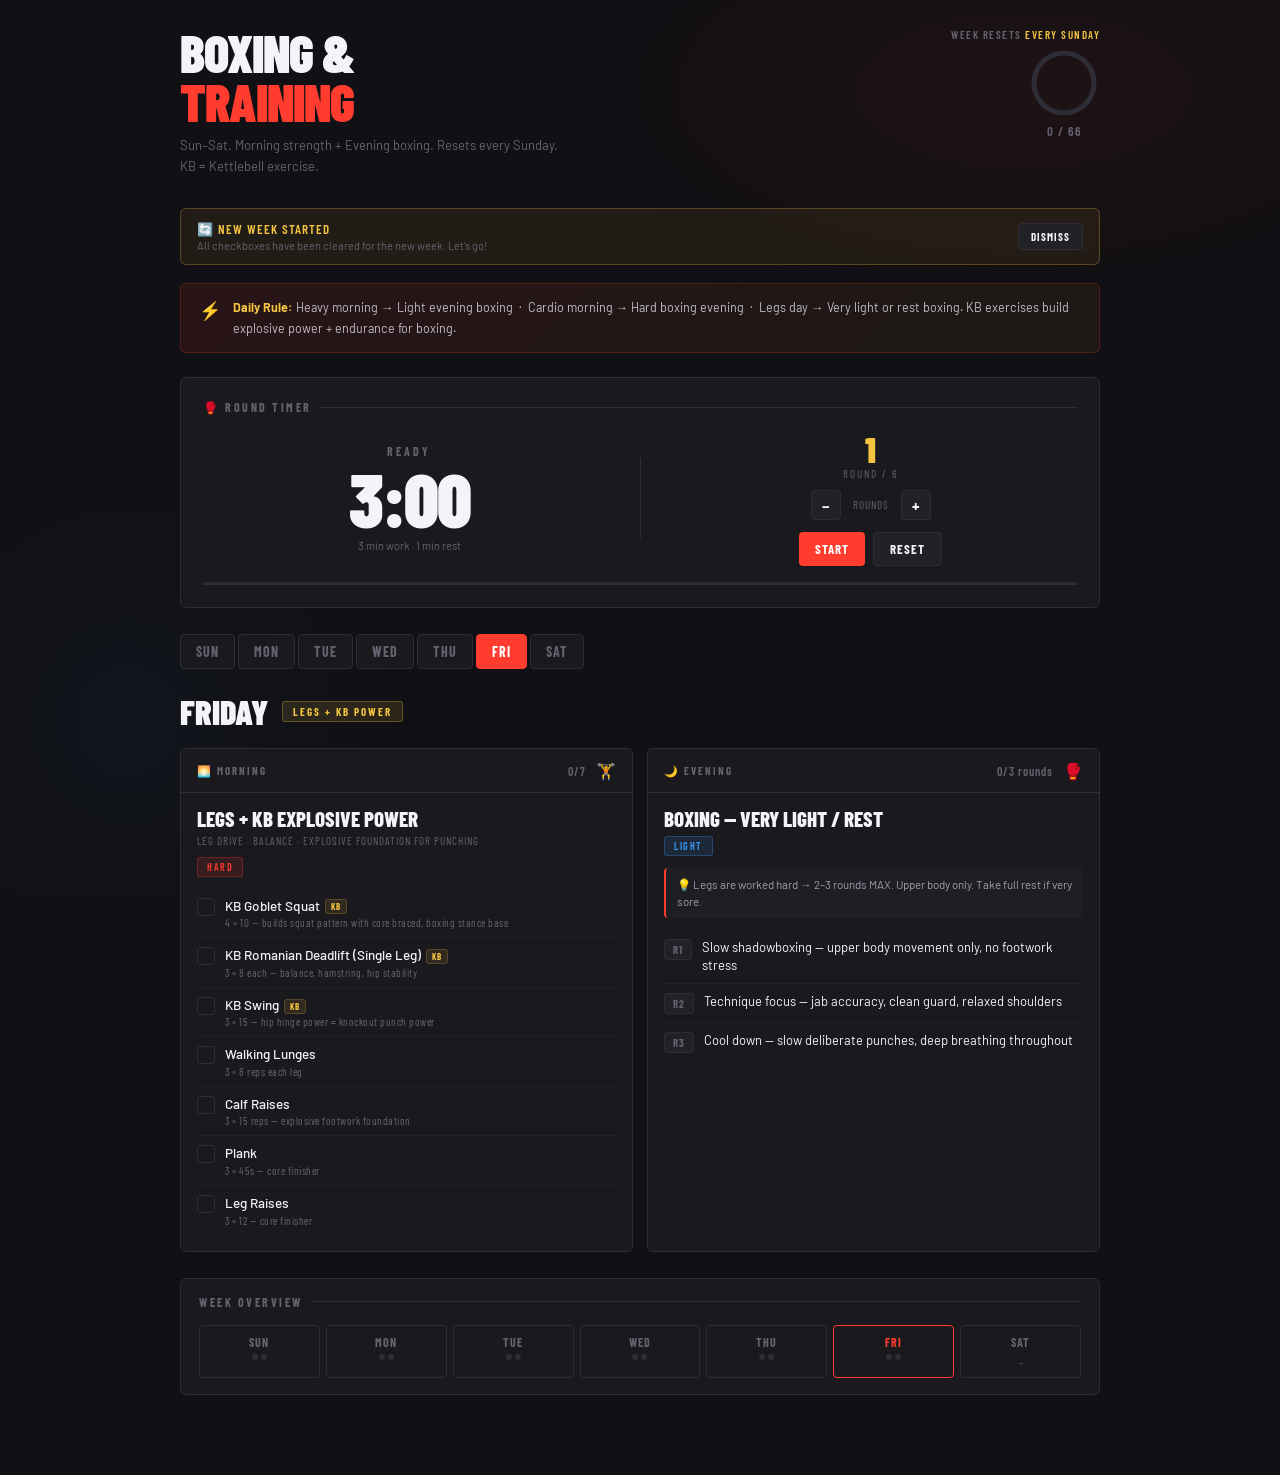
<file: boxing-tracker.html>
<!DOCTYPE html>
<html lang="en">
<head>
<meta charset="UTF-8">
<meta name="viewport" content="width=device-width, initial-scale=1.0">
<title>Boxing & Training Tracker</title>
<link href="https://fonts.googleapis.com/css2?family=Barlow+Condensed:wght@400;600;700;800;900&family=Barlow:wght@300;400;500&display=swap" rel="stylesheet">
<style>
*, *::before, *::after { box-sizing: border-box; margin: 0; padding: 0; }
:root {
  --bg: #111014; --surface: #1a191e; --surface2: #222128; --border: #2e2c35;
  --accent: #ff3c2e; --gold: #f5c542; --blue: #3a9eff; --green: #5cba5c;
  --text: #f4f3f7; --muted: #666370;
  --light-c: #3a9eff; --moderate-c: #f5c542; --hard-c: #ff3c2e;
  --radius: 6px;
}
body { background: var(--bg); color: var(--text); font-family: 'Barlow', sans-serif; min-height: 100vh; overflow-x: hidden; }
body::before {
  content: ''; position: fixed; inset: 0; pointer-events: none; z-index: 0;
  background: radial-gradient(ellipse 60% 40% at 80% 10%, rgba(255,60,46,0.06) 0%, transparent 60%),
              radial-gradient(ellipse 40% 60% at 10% 80%, rgba(58,158,255,0.04) 0%, transparent 60%);
}
.app { max-width: 960px; margin: 0 auto; padding: 28px 20px 80px; position: relative; z-index: 1; }

/* HEADER */
header { display: flex; align-items: flex-start; justify-content: space-between; margin-bottom: 32px; flex-wrap: wrap; gap: 16px; }
.header-left h1 { font-family: 'Barlow Condensed', sans-serif; font-size: 52px; font-weight: 900; line-height: 0.95; text-transform: uppercase; letter-spacing: -1px; }
.header-left h1 em { font-style: normal; color: var(--accent); }
.header-left p { margin-top: 8px; font-size: 13px; color: var(--muted); max-width: 380px; line-height: 1.6; }
.header-right { display: flex; flex-direction: column; align-items: flex-end; gap: 6px; }
.week-reset-info { font-family: 'Barlow Condensed', sans-serif; font-size: 11px; font-weight: 600; letter-spacing: 1.5px; text-transform: uppercase; color: var(--muted); text-align: right; }
.week-reset-info span { color: var(--gold); }
.progress-ring-wrap { display: flex; flex-direction: column; align-items: center; gap: 4px; }
.progress-ring-wrap svg { transform: rotate(-90deg); }
.ring-bg { fill: none; stroke: var(--border); stroke-width: 5; }
.ring-fill { fill: none; stroke: var(--accent); stroke-width: 5; stroke-linecap: round; transition: stroke-dashoffset 0.6s ease; }
.ring-label { font-family: 'Barlow Condensed', sans-serif; font-size: 13px; font-weight: 600; letter-spacing: 1px; color: var(--muted); text-transform: uppercase; }

/* TIP BANNER */
.tip-banner { background: linear-gradient(135deg, rgba(255,60,46,0.1), rgba(245,197,66,0.05)); border: 1px solid rgba(255,60,46,0.22); border-radius: var(--radius); padding: 13px 18px; margin-bottom: 24px; display: flex; gap: 12px; }
.tip-icon { font-size: 18px; flex-shrink: 0; margin-top: 2px; }
.tip-content { font-size: 12.5px; color: #c0bec9; line-height: 1.65; }
.tip-content strong { color: var(--gold); }

/* TIMER */
.timer-section { background: var(--surface); border: 1px solid var(--border); border-radius: var(--radius); padding: 22px; margin-bottom: 26px; }
.section-title { font-family: 'Barlow Condensed', sans-serif; font-size: 12px; font-weight: 700; text-transform: uppercase; letter-spacing: 2.5px; color: var(--muted); margin-bottom: 16px; display: flex; align-items: center; gap: 8px; }
.section-title::after { content: ''; flex: 1; height: 1px; background: var(--border); }
.timer-layout { display: grid; grid-template-columns: 1fr auto 1fr; gap: 24px; align-items: center; }
.timer-display { text-align: center; }
.timer-phase { font-family: 'Barlow Condensed', sans-serif; font-size: 12px; font-weight: 700; letter-spacing: 3px; text-transform: uppercase; margin-bottom: 2px; transition: color 0.3s; }
.timer-phase.work { color: var(--accent); } .timer-phase.rest { color: var(--blue); } .timer-phase.idle { color: var(--muted); }
.timer-clock { font-family: 'Barlow Condensed', sans-serif; font-size: 76px; font-weight: 900; line-height: 1; letter-spacing: -2px; transition: color 0.3s; }
.timer-clock.work { color: var(--accent); } .timer-clock.rest { color: var(--blue); } .timer-clock.idle { color: var(--text); }
.timer-sub { font-size: 11px; color: var(--muted); margin-top: 3px; }
.timer-divider { width: 1px; height: 80px; background: var(--border); }
.rounds-display { font-family: 'Barlow Condensed', sans-serif; text-align: center; margin-bottom: 10px; }
.rounds-num { font-size: 36px; font-weight: 900; color: var(--gold); line-height: 1; }
.rounds-label { font-size: 11px; letter-spacing: 2px; color: var(--muted); text-transform: uppercase; }
.rounds-adj { display: flex; gap: 6px; justify-content: center; }
.btn-round-adj { background: var(--surface2); border: 1px solid var(--border); color: var(--text); width: 30px; height: 30px; border-radius: 4px; font-size: 17px; font-family: 'Barlow Condensed', sans-serif; font-weight: 700; cursor: pointer; transition: all 0.15s; display: flex; align-items: center; justify-content: center; }
.btn-round-adj:hover { border-color: var(--accent); color: var(--accent); }
.timer-buttons { display: flex; gap: 8px; justify-content: center; margin-top: 12px; flex-wrap: wrap; }
.btn { font-family: 'Barlow Condensed', sans-serif; font-weight: 700; font-size: 13px; letter-spacing: 1px; text-transform: uppercase; border: none; border-radius: 4px; cursor: pointer; transition: all 0.15s; padding: 8px 16px; }
.btn:active { transform: scale(0.96); }
.btn-primary { background: var(--accent); color: #fff; } .btn-primary:hover { background: #ff5547; }
.btn-secondary { background: var(--surface2); color: var(--text); border: 1px solid var(--border); } .btn-secondary:hover { border-color: var(--muted); }
.btn-danger { background: rgba(255,60,46,0.1); color: var(--accent); border: 1px solid rgba(255,60,46,0.3); font-size: 11px; padding: 6px 12px; }
.btn-danger:hover { background: rgba(255,60,46,0.2); }
.timer-progress-bar { height: 3px; background: var(--border); border-radius: 2px; margin-top: 16px; overflow: hidden; }
.timer-progress-fill { height: 100%; border-radius: 2px; transition: width 0.9s linear, background 0.3s; background: var(--accent); }
@keyframes pulse-red { 0%,100%{box-shadow:0 0 0 0 rgba(255,60,46,0)} 50%{box-shadow:0 0 0 12px rgba(255,60,46,0.18)} }
.timer-clock.pulse { animation: pulse-red 0.6s 2; }

/* WEEK TABS */
.week-tabs { display: flex; gap: 3px; margin-bottom: 20px; overflow-x: auto; padding-bottom: 2px; }
.week-tab { font-family: 'Barlow Condensed', sans-serif; font-size: 14px; font-weight: 700; text-transform: uppercase; letter-spacing: 1px; padding: 8px 15px; background: var(--surface); border: 1px solid var(--border); border-radius: 4px; color: var(--muted); cursor: pointer; transition: all 0.15s; white-space: nowrap; flex-shrink: 0; }
.week-tab:hover { color: var(--text); border-color: var(--muted); }
.week-tab.active { background: var(--accent); border-color: var(--accent); color: #fff; }
.week-tab.all-done { border-color: #3a6e3a; color: var(--green); }
.week-tab.all-done.active { background: #1e3d1e; border-color: var(--green); color: var(--green); }

/* DAY VIEW */
.day-view { animation: fadeUp 0.2s ease; }
@keyframes fadeUp { from{opacity:0;transform:translateY(8px)} to{opacity:1;transform:translateY(0)} }
.day-header { display: flex; align-items: center; gap: 14px; margin-bottom: 16px; flex-wrap: wrap; }
.day-name { font-family: 'Barlow Condensed', sans-serif; font-size: 34px; font-weight: 900; text-transform: uppercase; }
.day-badge { font-family: 'Barlow Condensed', sans-serif; font-size: 11px; font-weight: 700; letter-spacing: 2px; text-transform: uppercase; padding: 3px 10px; border-radius: 3px; background: rgba(245,197,66,0.12); color: var(--gold); border: 1px solid rgba(245,197,66,0.28); }

/* SESSION PANELS */
.sessions-grid { display: grid; grid-template-columns: 1fr 1fr; gap: 14px; }
@media(max-width:640px){ .sessions-grid{grid-template-columns:1fr;} .timer-layout{grid-template-columns:1fr;} .timer-divider{display:none;} }

.session-panel { background: var(--surface); border: 1px solid var(--border); border-radius: var(--radius); overflow: hidden; transition: opacity 0.3s; }
.session-panel.done-panel { opacity: 0.52; }
.session-panel-header { display: flex; align-items: center; justify-content: space-between; padding: 12px 16px 11px; border-bottom: 1px solid var(--border); }
.session-time-label { font-family: 'Barlow Condensed', sans-serif; font-size: 11px; font-weight: 700; letter-spacing: 2px; text-transform: uppercase; color: var(--muted); }
.session-header-right { display: flex; align-items: center; gap: 10px; }
.session-count { font-family: 'Barlow Condensed', sans-serif; font-size: 12px; font-weight: 600; letter-spacing: 1px; color: var(--muted); }
.session-type-icon { font-size: 16px; }

.session-body { padding: 14px 16px 16px; }
.session-name { font-family: 'Barlow Condensed', sans-serif; font-size: 21px; font-weight: 800; text-transform: uppercase; line-height: 1.1; margin-bottom: 4px; }
.session-panel.done-panel .session-name { text-decoration: line-through; text-decoration-color: var(--muted); }
.session-focus { font-size: 11px; color: var(--muted); font-family: 'Barlow Condensed', sans-serif; letter-spacing: 1px; text-transform: uppercase; margin-bottom: 8px; }
.intensity-badge { font-size: 10px; font-weight: 600; font-family: 'Barlow Condensed', sans-serif; text-transform: uppercase; letter-spacing: 1.5px; padding: 3px 9px; border-radius: 3px; display: inline-block; margin-bottom: 12px; }
.intensity-badge.light   { background: rgba(58,158,255,0.12);  color: var(--light-c);    border: 1px solid rgba(58,158,255,0.28); }
.intensity-badge.moderate{ background: rgba(245,197,66,0.12);  color: var(--moderate-c); border: 1px solid rgba(245,197,66,0.28); }
.intensity-badge.hard    { background: rgba(255,60,46,0.12);   color: var(--hard-c);     border: 1px solid rgba(255,60,46,0.28); }

/* KB badge */
.kb-tag { font-size: 9px; font-family: 'Barlow Condensed', sans-serif; font-weight: 700; letter-spacing: 1px; text-transform: uppercase; background: rgba(245,197,66,0.1); color: var(--gold); border: 1px solid rgba(245,197,66,0.2); border-radius: 3px; padding: 1px 5px; margin-left: 5px; vertical-align: middle; }

/* Boxing tip */
.boxing-tip { font-size: 11.5px; color: #a09db0; line-height: 1.5; background: rgba(255,255,255,0.025); padding: 8px 11px; border-radius: 4px; border-left: 2px solid var(--accent); margin-bottom: 12px; }

/* EXERCISE LIST */
.exercise-list { list-style: none; }
.exercise-item { display: flex; align-items: flex-start; gap: 10px; padding: 8px 0; border-bottom: 1px solid rgba(255,255,255,0.04); cursor: pointer; transition: opacity 0.15s; user-select: none; }
.exercise-item:last-child { border-bottom: none; }
.exercise-item:hover .ex-checkbox { border-color: var(--green); }
.exercise-item.ex-done { opacity: 0.4; }
.exercise-item.ex-done .ex-name { text-decoration: line-through; text-decoration-color: var(--muted); }
.ex-checkbox { width: 18px; height: 18px; border: 1.5px solid var(--border); border-radius: 3px; flex-shrink: 0; margin-top: 1px; display: flex; align-items: center; justify-content: center; font-size: 11px; transition: all 0.15s; }
.exercise-item.ex-done .ex-checkbox { background: rgba(92,186,92,0.18); border-color: var(--green); color: var(--green); }
.ex-text { flex: 1; }
.ex-name { font-size: 13.5px; font-weight: 500; color: var(--text); line-height: 1.3; }
.ex-sets { font-size: 11px; color: var(--muted); margin-top: 2px; font-family: 'Barlow Condensed', sans-serif; letter-spacing: 0.5px; }

/* ROUND LIST */
.round-list { list-style: none; }
.round-item { display: flex; align-items: flex-start; gap: 10px; padding: 8px 0; border-bottom: 1px solid rgba(255,255,255,0.04); cursor: pointer; transition: opacity 0.15s; user-select: none; }
.round-item:last-child { border-bottom: none; }
.round-item:hover .round-num { border-color: var(--accent); color: var(--accent); }
.round-item.rnd-done { opacity: 0.4; }
.round-item.rnd-done .rnd-focus { text-decoration: line-through; text-decoration-color: var(--muted); }
.round-num { font-family: 'Barlow Condensed', sans-serif; font-size: 11px; font-weight: 700; letter-spacing: 1px; background: var(--surface2); border: 1px solid var(--border); border-radius: 3px; padding: 3px 8px; color: var(--muted); flex-shrink: 0; margin-top: 1px; transition: all 0.15s; white-space: nowrap; }
.round-item.rnd-done .round-num { background: rgba(92,186,92,0.15); border-color: var(--green); color: var(--green); }
.rnd-focus { font-size: 13px; font-weight: 400; color: var(--text); line-height: 1.4; }

/* REST DAY */
.rest-day-card { background: var(--surface); border: 1px solid var(--border); border-radius: var(--radius); padding: 40px 24px; text-align: center; grid-column: 1/-1; }
.rest-icon { font-size: 38px; margin-bottom: 10px; }
.rest-day-card h3 { font-family: 'Barlow Condensed', sans-serif; font-size: 24px; font-weight: 800; text-transform: uppercase; color: var(--muted); margin-bottom: 8px; }
.rest-day-card p { font-size: 13px; color: var(--muted); line-height: 1.7; }

/* OVERVIEW */
.week-overview { background: var(--surface); border: 1px solid var(--border); border-radius: var(--radius); padding: 16px 18px; margin-top: 26px; }
.overview-grid { display: grid; grid-template-columns: repeat(7, 1fr); gap: 6px; margin-top: 10px; }
@media(max-width:480px){ .overview-grid{grid-template-columns:repeat(4,1fr);} }
.overview-day { text-align: center; padding: 9px 4px; border: 1px solid var(--border); border-radius: 4px; cursor: pointer; transition: border-color 0.15s; }
.overview-day:hover { border-color: var(--muted); }
.overview-day.active-day { border-color: var(--accent); }
.overview-day-name { font-family: 'Barlow Condensed', sans-serif; font-size: 12px; font-weight: 700; text-transform: uppercase; letter-spacing: 1px; color: var(--muted); }
.overview-day.active-day .overview-day-name { color: var(--accent); }
.overview-pips { display: flex; gap: 3px; justify-content: center; margin-top: 5px; min-height: 10px; }
.pip { width: 6px; height: 6px; border-radius: 50%; background: var(--border); transition: background 0.2s; }
.pip.done { background: var(--green); }

/* RESET BANNER */
.reset-banner { background: rgba(245,197,66,0.07); border: 1px solid rgba(245,197,66,0.25); border-radius: var(--radius); padding: 12px 16px; margin-bottom: 18px; display: flex; align-items: center; justify-content: space-between; gap: 12px; flex-wrap: wrap; }
.reset-banner-text { font-family: 'Barlow Condensed', sans-serif; font-size: 13px; font-weight: 600; letter-spacing: 1px; text-transform: uppercase; color: var(--gold); }
.reset-banner-sub { font-size: 11px; color: var(--muted); font-family: 'Barlow', sans-serif; font-weight: 400; text-transform: none; letter-spacing: 0; margin-top: 2px; }

/* TOAST */
.toast { position: fixed; bottom: 24px; left: 50%; transform: translateX(-50%) translateY(80px); background: var(--surface2); border: 1px solid var(--border); border-radius: var(--radius); padding: 11px 20px; font-family: 'Barlow Condensed', sans-serif; font-size: 14px; font-weight: 600; letter-spacing: 1px; text-transform: uppercase; z-index: 1000; transition: transform 0.3s ease, opacity 0.3s; opacity: 0; white-space: nowrap; pointer-events: none; }
.toast.show { transform: translateX(-50%) translateY(0); opacity: 1; }
.toast.success { border-color: var(--green); color: var(--green); }
.toast.info { border-color: var(--blue); color: var(--blue); }
</style>
</head>
<body>
<div class="app">

  <header>
    <div class="header-left">
      <h1>Boxing &<br><em>Training</em></h1>
      <p>Sun–Sat. Morning strength + Evening boxing. Resets every Sunday. KB = Kettlebell exercise.</p>
    </div>
    <div class="header-right">
      <div class="week-reset-info">Week resets <span>every Sunday</span></div>
      <div class="progress-ring-wrap">
        <svg width="72" height="72" viewBox="0 0 72 72">
          <circle class="ring-bg" cx="36" cy="36" r="30"/>
          <circle class="ring-fill" id="ringFill" cx="36" cy="36" r="30" stroke-dasharray="188.5" stroke-dashoffset="188.5"/>
        </svg>
        <div class="ring-label" id="ringLabel">0 / 0</div>
      </div>
    </div>
  </header>

  <div id="resetBanner" style="display:none" class="reset-banner">
    <div>
      <div class="reset-banner-text">🔄 New Week Started</div>
      <div class="reset-banner-sub">All checkboxes have been cleared for the new week. Let's go!</div>
    </div>
    <button class="btn btn-secondary" style="font-size:11px;padding:6px 12px;" onclick="document.getElementById('resetBanner').style.display='none'">DISMISS</button>
  </div>

  <div class="tip-banner">
    <div class="tip-icon">⚡</div>
    <div class="tip-content">
      <strong>Daily Rule:</strong> Heavy morning → Light evening boxing &nbsp;·&nbsp;
      Cardio morning → Hard boxing evening &nbsp;·&nbsp;
      Legs day → Very light or rest boxing. KB exercises build explosive power + endurance for boxing.
    </div>
  </div>

  <!-- ROUND TIMER -->
  <div class="timer-section">
    <div class="section-title">🥊 Round Timer</div>
    <div class="timer-layout">
      <div class="timer-display">
        <div class="timer-phase idle" id="timerPhase">READY</div>
        <div class="timer-clock idle" id="timerClock">3:00</div>
        <div class="timer-sub">3 min work · 1 min rest</div>
      </div>
      <div class="timer-divider"></div>
      <div>
        <div class="rounds-display">
          <div class="rounds-num" id="roundDisplay">1</div>
          <div class="rounds-label">Round <span id="roundTotal">/ 6</span></div>
        </div>
        <div class="rounds-adj">
          <button class="btn-round-adj" onclick="adjustRounds(-1)">−</button>
          <div style="font-family:'Barlow Condensed';font-size:11px;color:var(--muted);display:flex;align-items:center;padding:0 6px;letter-spacing:1px;text-transform:uppercase;">Rounds</div>
          <button class="btn-round-adj" onclick="adjustRounds(1)">+</button>
        </div>
        <div class="timer-buttons">
          <button class="btn btn-primary" id="timerStartBtn" onclick="toggleTimer()">START</button>
          <button class="btn btn-secondary" onclick="resetTimer()">RESET</button>
        </div>
      </div>
    </div>
    <div class="timer-progress-bar"><div class="timer-progress-fill" id="timerProgressFill" style="width:0%"></div></div>
  </div>

  <div class="week-tabs" id="weekTabs"></div>
  <div class="day-view" id="dayView"></div>

  <div class="week-overview">
    <div class="section-title">Week Overview</div>
    <div class="overview-grid" id="overviewGrid"></div>
  </div>

</div>
<div class="toast" id="toast"></div>

<script>
// KB = Kettlebell tag appended in exercise name
const KB = ' 🔔'; // rendered via .kb-tag in HTML

const SCHEDULE = [
  {
    day: "Sunday", short: "SUN", badge: "Push Power + KB",
    morning: {
      name: "Push Power + Kettlebell", type: "strength", intensity: "hard",
      focus: "Chest · Shoulders · Triceps · Explosive Power",
      exercises: [
        { name: "KB Single-Arm Press", sets: "4 × 6 each side — builds shoulder stability for hooks", kb: true },
        { name: "KB Push Press", sets: "3 × 8 — leg drive into shoulder = boxing power transfer", kb: true },
        { name: "Overhead Shoulder Press (DB)", sets: "3 × 8 reps" },
        { name: "Push-Ups (Explosive)", sets: "3 × 12 — explode up, controlled down" },
        { name: "Lateral Raises", sets: "3 × 12 reps" },
        { name: "Triceps Pushdown", sets: "3 × 10 reps" },
        { name: "Jump Rope", sets: "5 min — light activation finish" }
      ]
    },
    evening: {
      name: "Boxing — Light Technical", type: "boxing", intensity: "light",
      totalRounds: 4,
      tip: "Heavy push morning → Keep it technical. No exhaustion. Just sharp technique.",
      rounds: [
        { num: "R1", focus: "Jab accuracy — clean sharp jabs, relaxed hands, no power" },
        { num: "R2", focus: "Clean form — stance, guard position, weight transfer" },
        { num: "R3", focus: "Guard + slipping — head movement, stay tight, no wild swings" },
        { num: "R4", focus: "Free shadowboxing — put it all together, stay relaxed" }
      ]
    }
  },
  {
    day: "Monday", short: "MON", badge: "Pull + KB Endurance",
    morning: {
      name: "Pull + KB Endurance", type: "strength", intensity: "hard",
      focus: "Back · Biceps · Grip · Pulling Endurance",
      exercises: [
        { name: "KB Single-Arm Row", sets: "4 × 8 each side — builds the pull in hooks & uppercuts", kb: true },
        { name: "KB Renegade Row", sets: "3 × 6 each side — core stability + back strength", kb: true },
        { name: "Pull-ups / Lat Pulldown", sets: "4 × 6–8 reps" },
        { name: "Seated Cable Row", sets: "3 × 8 reps" },
        { name: "Bicep Curl", sets: "3 × 10 reps" },
        { name: "Hammer Curl", sets: "3 × 10 reps — builds forearm & punch endurance" },
        { name: "Light Cardio", sets: "5 min — easy pace finish" }
      ]
    },
    evening: {
      name: "Boxing — Light Movement", type: "boxing", intensity: "light",
      totalRounds: 4,
      tip: "Heavy pull day → Stay relaxed. Focus on movement and breathing, not power.",
      rounds: [
        { num: "R1", focus: "Footwork only — forward/back, lateral steps, no punching" },
        { num: "R2", focus: "Jab–Cross — basic combo, focus on breathing rhythm" },
        { num: "R3", focus: "Movement + jab — combine footwork with jabs smoothly" },
        { num: "R4", focus: "Free shadowboxing — relaxed pace, no power punches" }
      ]
    }
  },
  {
    day: "Tuesday", short: "TUE", badge: "KB Cardio + Hard Boxing",
    morning: {
      name: "KB Cardio — Fight Conditioning", type: "cardio", intensity: "moderate",
      focus: "Stamina · Explosive Endurance for Boxing",
      exercises: [
        { name: "KB Swings", sets: "5 × 20 reps — hips, posterior chain, cardio all at once", kb: true },
        { name: "KB Clean & Press", sets: "4 × 6 each side — full body explosive power", kb: true },
        { name: "Jump Rope", sets: "10 min continuous — boxing rhythm and footwork stamina" },
        { name: "Sprint Intervals / Cross Trainer", sets: "15 min — zone 3–4 heart rate" }
      ]
    },
    evening: {
      name: "Boxing — Hard Rounds 🔥", type: "boxing", intensity: "hard",
      totalRounds: 6,
      tip: "Cardio morning = body is ready for this. Main fight day — push hard.",
      rounds: [
        { num: "R1", focus: "Speed punches — fast jab-cross, loosen up the body" },
        { num: "R2", focus: "Footwork — angles, pivots, in-out movement with hands up" },
        { num: "R3", focus: "Combo work — jab–cross–hook–uppercut, full 4-punch combos" },
        { num: "R4", focus: "Defense — slips, rolls, parry, then counter immediately" },
        { num: "R5", focus: "Conditioning — fast non-stop punching bursts, max output" },
        { num: "R6", focus: "Full intensity — everything together, maximum effort" }
      ]
    }
  },
  {
    day: "Wednesday", short: "WED", badge: "Push Volume + KB",
    morning: {
      name: "Push Volume + KB Circuit", type: "strength", intensity: "moderate",
      focus: "Form · Muscle Control · Shoulder Endurance",
      exercises: [
        { name: "KB Bottoms-Up Press", sets: "3 × 6 each — grip + shoulder stability, critical for guard", kb: true },
        { name: "KB Alternating Push Press", sets: "3 × 8 each — power endurance for punching", kb: true },
        { name: "Incline Dumbbell Press", sets: "3 × 10 reps" },
        { name: "Dumbbell Shoulder Press", sets: "3 × 10 reps" },
        { name: "Lateral Raises", sets: "3 × 15 reps" },
        { name: "Triceps Dips", sets: "3 × 10 reps" },
        { name: "Jump Rope", sets: "5–8 min — moderate pace finish" }
      ]
    },
    evening: {
      name: "Boxing — Moderate Combos", type: "boxing", intensity: "moderate",
      totalRounds: 5,
      tip: "Not too easy, not too hard. Focus on combinations, angles, and control.",
      rounds: [
        { num: "R1", focus: "Warm up — jab-cross at 60%, find your rhythm" },
        { num: "R2", focus: "3-punch combos — jab–cross–hook, clean execution" },
        { num: "R3", focus: "Angles + pivots — step off after each combo, reset" },
        { num: "R4", focus: "4-punch combos — jab–cross–hook–body shot" },
        { num: "R5", focus: "Control — slow it down, nail your form and timing" }
      ]
    }
  },
  {
    day: "Thursday", short: "THU", badge: "Pull Volume + KB",
    morning: {
      name: "Pull Volume + KB Stamina", type: "strength", intensity: "moderate",
      focus: "Back Endurance · Grip Strength · Stamina",
      exercises: [
        { name: "KB Swing (High Pull)", sets: "4 × 15 — posterior chain + shoulder endurance", kb: true },
        { name: "KB Gorilla Row", sets: "3 × 8 each side — anti-rotation, core + back", kb: true },
        { name: "Lat Pulldown", sets: "3 × 10 reps" },
        { name: "Face Pulls", sets: "3 × 12 reps — protects shoulders, great for guard posture" },
        { name: "Bicep Curl", sets: "3 × 12 reps" },
        { name: "Reverse Curl", sets: "3 × 12 reps — forearm & wrist durability" },
        { name: "Easy Cardio", sets: "5–8 min — easy recovery pace" }
      ]
    },
    evening: {
      name: "Boxing — Defense & Counter", type: "boxing", intensity: "moderate",
      totalRounds: 5,
      tip: "Work smarter not harder. Focus on defense, timing, and clean counters.",
      rounds: [
        { num: "R1", focus: "Defense only — practice slipping jabs left and right" },
        { num: "R2", focus: "Counter punching — slip incoming + return jab–cross" },
        { num: "R3", focus: "Timing — wait for openings, don't chase, be patient" },
        { num: "R4", focus: "Reaction drills — anticipate movement, react first" },
        { num: "R5", focus: "Defense-first shadowboxing — defend then counter everything" }
      ]
    }
  },
  {
    day: "Friday", short: "FRI", badge: "Legs + KB Power",
    morning: {
      name: "Legs + KB Explosive Power", type: "strength", intensity: "hard",
      focus: "Leg Drive · Balance · Explosive Foundation for Punching",
      exercises: [
        { name: "KB Goblet Squat", sets: "4 × 10 — builds squat pattern with core braced, boxing stance base", kb: true },
        { name: "KB Romanian Deadlift (Single Leg)", sets: "3 × 8 each — balance, hamstring, hip stability", kb: true },
        { name: "KB Swing", sets: "3 × 15 — hip hinge power = knockout punch power", kb: true },
        { name: "Walking Lunges", sets: "3 × 8 reps each leg" },
        { name: "Calf Raises", sets: "3 × 15 reps — explosive footwork foundation" },
        { name: "Plank", sets: "3 × 45s — core finisher" },
        { name: "Leg Raises", sets: "3 × 12 — core finisher" }
      ]
    },
    evening: {
      name: "Boxing — Very Light / Rest", type: "boxing", intensity: "light",
      totalRounds: 3,
      tip: "Legs are worked hard → 2–3 rounds MAX. Upper body only. Take full rest if very sore.",
      rounds: [
        { num: "R1", focus: "Slow shadowboxing — upper body movement only, no footwork stress" },
        { num: "R2", focus: "Technique focus — jab accuracy, clean guard, relaxed shoulders" },
        { num: "R3", focus: "Cool down — slow deliberate punches, deep breathing throughout" }
      ]
    }
  },
  {
    day: "Saturday", short: "SAT", badge: "Rest Day",
    isRest: true, morning: null, evening: null
  }
];

// ── WEEKLY RESET LOGIC ────────────────────────────────────────────────────────
const STORAGE_KEY = 'boxing-v4';
const WEEK_KEY = 'boxing-v4-week';

function getCurrentWeekId() {
  // Get ISO week number + year as unique key
  const now = new Date();
  const startOfYear = new Date(now.getFullYear(), 0, 1);
  const dayOfYear = Math.floor((now - startOfYear) / 86400000);
  // Get the most recent Sunday
  const dayOfWeek = now.getDay(); // 0=Sun
  const sunday = new Date(now);
  sunday.setDate(now.getDate() - dayOfWeek);
  // Use sunday's date as week id: YYYY-MM-DD
  return sunday.toISOString().split('T')[0];
}

function checkWeeklyReset() {
  const currentWeek = getCurrentWeekId();
  const lastWeek = localStorage.getItem(WEEK_KEY);
  if (lastWeek !== currentWeek) {
    // New week → clear all checkbox state
    localStorage.removeItem(STORAGE_KEY);
    localStorage.setItem(WEEK_KEY, currentWeek);
    return true; // reset happened
  }
  return false;
}

// ── STATE ─────────────────────────────────────────────────────────────────────
let currentDay = 0;
let didReset = checkWeeklyReset();
let state = JSON.parse(localStorage.getItem(STORAGE_KEY) || '{}');
function save() { localStorage.setItem(STORAGE_KEY, JSON.stringify(state)); }
function getVal(k) { return !!state[k]; }
function toggle(k) { state[k] = !state[k]; save(); }

// Timer
let timerInterval = null, timerRunning = false;
let currentRound = 1, totalRounds = 6, isWorkPhase = true, timeLeft = 180;
const WORK = 180, REST = 60;

// ── COUNTS ────────────────────────────────────────────────────────────────────
function itemCount(di, slot) {
  const d = SCHEDULE[di]; if (!d || d.isRest) return 0;
  const s = slot === 'morning' ? d.morning : d.evening;
  if (!s) return 0;
  return slot === 'morning' ? s.exercises.length : s.rounds.length;
}
function doneCount(di, slot) {
  let n = 0, t = itemCount(di, slot);
  for (let i = 0; i < t; i++) if (getVal(`d${di}_${slot}_${i}`)) n++;
  return n;
}
function fullyDone(di, slot) { const t = itemCount(di, slot); return t > 0 && doneCount(di, slot) === t; }
function grandTotal() { let t = 0; SCHEDULE.forEach((d,i) => { if (d.isRest) return; t += itemCount(i,'morning'); if (d.evening) t += itemCount(i,'evening'); }); return t; }
function grandDone()  { let t = 0; SCHEDULE.forEach((d,i) => { if (d.isRest) return; t += doneCount(i,'morning'); if (d.evening) t += doneCount(i,'evening'); }); return t; }

// ── RENDER ────────────────────────────────────────────────────────────────────
function renderTabs() {
  const c = document.getElementById('weekTabs'); c.innerHTML = '';
  SCHEDULE.forEach((d, i) => {
    const done = d.isRest ? false : fullyDone(i,'morning') && (!d.evening || fullyDone(i,'evening'));
    const btn = document.createElement('button');
    btn.className = 'week-tab' + (i===currentDay?' active':'') + (done?' all-done':'');
    btn.textContent = d.short;
    btn.onclick = () => { currentDay = i; render(); };
    c.appendChild(btn);
  });
}

function renderDayView() {
  const d = SCHEDULE[currentDay];
  const c = document.getElementById('dayView');
  if (d.isRest) {
    c.innerHTML = `
      <div class="day-header"><div class="day-name">${d.day}</div><div class="day-badge">${d.badge}</div></div>
      <div class="sessions-grid"><div class="rest-day-card">
        <div class="rest-icon">😴</div>
        <h3>Full Rest Day</h3>
        <p>Light walking · Stretching · Mobility work<br>No training today. Let your body rebuild.</p>
      </div></div>`;
    return;
  }

  const icon = { strength:'🏋️', cardio:'🏃', boxing:'🥊' };
  const iLabel = { light:'Light', moderate:'Moderate', hard:'Hard' };
  const di = currentDay;

  function mPanel() {
    const s = d.morning;
    const dc = doneCount(di,'morning'), tc = itemCount(di,'morning');
    const fdone = fullyDone(di,'morning');
    const items = s.exercises.map((ex,i) => {
      const done = getVal(`d${di}_morning_${i}`);
      const kbTag = ex.kb ? `<span class="kb-tag">KB</span>` : '';
      return `<li class="exercise-item${done?' ex-done':''}" onclick="toggleItem(${di},'morning',${i})">
        <div class="ex-checkbox">${done?'✓':''}</div>
        <div class="ex-text"><div class="ex-name">${ex.name}${kbTag}</div><div class="ex-sets">${ex.sets}</div></div>
      </li>`;
    }).join('');
    return `<div class="session-panel${fdone?' done-panel':''}">
      <div class="session-panel-header">
        <span class="session-time-label">🌅 Morning</span>
        <div class="session-header-right">
          <span class="session-count">${dc}/${tc}</span>
          <span class="session-type-icon">${icon[s.type]}</span>
        </div>
      </div>
      <div class="session-body">
        <div class="session-name">${s.name}</div>
        <div class="session-focus">${s.focus}</div>
        <span class="intensity-badge ${s.intensity}">${iLabel[s.intensity]}</span>
        <ul class="exercise-list">${items}</ul>
      </div>
    </div>`;
  }

  function ePanel() {
    if (!d.evening) return `<div class="rest-day-card"><div class="rest-icon">😴</div><h3>Rest Evening</h3><p>No evening session today.</p></div>`;
    const s = d.evening;
    const dc = doneCount(di,'evening'), tc = itemCount(di,'evening');
    const fdone = fullyDone(di,'evening');
    const items = s.rounds.map((r,i) => {
      const done = getVal(`d${di}_evening_${i}`);
      return `<li class="round-item${done?' rnd-done':''}" onclick="toggleItem(${di},'evening',${i})">
        <div class="round-num">${r.num}</div>
        <div class="rnd-focus">${r.focus}</div>
      </li>`;
    }).join('');
    return `<div class="session-panel${fdone?' done-panel':''}">
      <div class="session-panel-header">
        <span class="session-time-label">🌙 Evening</span>
        <div class="session-header-right">
          <span class="session-count">${dc}/${tc} rounds</span>
          <span class="session-type-icon">🥊</span>
        </div>
      </div>
      <div class="session-body">
        <div class="session-name">${s.name}</div>
        <span class="intensity-badge ${s.intensity}">${iLabel[s.intensity]}</span>
        <div class="boxing-tip">💡 ${s.tip}</div>
        <ul class="round-list">${items}</ul>
      </div>
    </div>`;
  }

  c.innerHTML = `
    <div class="day-header"><div class="day-name">${d.day}</div><div class="day-badge">${d.badge}</div></div>
    <div class="sessions-grid">${mPanel()}${ePanel()}</div>`;
}

function renderOverview() {
  const c = document.getElementById('overviewGrid'); c.innerHTML = '';
  SCHEDULE.forEach((d, i) => {
    const mD = d.isRest ? false : fullyDone(i,'morning');
    const eD = d.isRest ? false : (d.evening ? fullyDone(i,'evening') : false);
    const div = document.createElement('div');
    div.className = 'overview-day' + (i===currentDay?' active-day':'');
    div.onclick = () => { currentDay = i; render(); };
    div.innerHTML = `<div class="overview-day-name">${d.short}</div>
      <div class="overview-pips">
        ${!d.isRest ? `<div class="pip${mD?' done':''}"></div>` : ''}
        ${(!d.isRest && d.evening) ? `<div class="pip${eD?' done':''}"></div>` : ''}
        ${d.isRest ? `<div style="font-size:9px;color:var(--muted);margin-top:3px;">–</div>` : ''}
      </div>`;
    c.appendChild(div);
  });
}

function renderProgress() {
  const done = grandDone(), total = grandTotal();
  const pct = total > 0 ? done/total : 0;
  document.getElementById('ringFill').style.strokeDashoffset = 188.5*(1-pct);
  document.getElementById('ringLabel').textContent = `${done} / ${total}`;
}

function render() { renderTabs(); renderDayView(); renderOverview(); renderProgress(); }

// ── INTERACTIONS ──────────────────────────────────────────────────────────────
function toggleItem(di, slot, idx) {
  const k = `d${di}_${slot}_${idx}`;
  toggle(k);
  showToast(state[k] ? '✓ Done!' : 'Unchecked', state[k] ? 'success' : 'info');
  render();
}

// ── TIMER ─────────────────────────────────────────────────────────────────────
function updateTimerUI() {
  const m = Math.floor(timeLeft/60), s = timeLeft%60;
  const cl = document.getElementById('timerClock'), ph = document.getElementById('timerPhase');
  cl.textContent = `${m}:${s.toString().padStart(2,'0')}`;
  const phase = (!timerRunning && currentRound===1 && isWorkPhase) ? 'idle' : (isWorkPhase ? 'work' : 'rest');
  cl.className = `timer-clock ${phase}`;
  ph.className = `timer-phase ${phase}`;
  ph.textContent = phase==='idle' ? 'READY' : isWorkPhase ? 'WORK' : 'REST';
  document.getElementById('roundDisplay').textContent = currentRound;
  document.getElementById('roundTotal').textContent = `/ ${totalRounds}`;
  const total = isWorkPhase ? WORK : REST;
  const fill = document.getElementById('timerProgressFill');
  fill.style.width = (((total-timeLeft)/total)*100)+'%';
  fill.style.background = isWorkPhase ? 'var(--accent)' : 'var(--blue)';
}

function toggleTimer() {
  if (timerRunning) {
    clearInterval(timerInterval); timerRunning = false;
    document.getElementById('timerStartBtn').textContent = 'RESUME';
  } else {
    timerRunning = true;
    document.getElementById('timerStartBtn').textContent = 'PAUSE';
    timerInterval = setInterval(tick, 1000);
  }
}

function tick() {
  if (timeLeft > 0) { timeLeft--; updateTimerUI(); return; }
  if (isWorkPhase) {
    if (currentRound >= totalRounds) {
      clearInterval(timerInterval); timerRunning = false;
      document.getElementById('timerStartBtn').textContent = 'START';
      document.getElementById('timerPhase').textContent = 'DONE!';
      document.getElementById('timerPhase').className = 'timer-phase work';
      document.getElementById('timerProgressFill').style.width = '100%';
      showToast(`🥊 ${totalRounds} Rounds Complete!`, 'success'); bellPulse(); return;
    }
    isWorkPhase = false; timeLeft = REST;
    showToast('Rest — 1 minute', 'info'); bellPulse();
  } else {
    isWorkPhase = true; currentRound++; timeLeft = WORK;
    showToast(`Round ${currentRound}!`, 'info'); bellPulse();
  }
  updateTimerUI();
}

function bellPulse() {
  const el = document.getElementById('timerClock');
  el.classList.remove('pulse'); void el.offsetWidth; el.classList.add('pulse');
  setTimeout(() => el.classList.remove('pulse'), 1200);
}

function resetTimer() {
  clearInterval(timerInterval); timerRunning = false; currentRound = 1;
  isWorkPhase = true; timeLeft = WORK;
  document.getElementById('timerStartBtn').textContent = 'START';
  document.getElementById('timerProgressFill').style.width = '0%';
  updateTimerUI();
}

function adjustRounds(delta) {
  totalRounds = Math.max(1, Math.min(20, totalRounds+delta));
  if (!timerRunning) resetTimer(); else updateTimerUI();
}

// ── TOAST ─────────────────────────────────────────────────────────────────────
let toastTO;
function showToast(msg, type='info') {
  const el = document.getElementById('toast');
  el.textContent = msg; el.className = `toast ${type} show`;
  clearTimeout(toastTO);
  toastTO = setTimeout(() => el.classList.remove('show'), 2000);
}

// ── INIT ──────────────────────────────────────────────────────────────────────
const todayJs = new Date().getDay(); // 0=Sun … 6=Sat
currentDay = todayJs <= 6 ? todayJs : 0;

if (didReset) {
  document.getElementById('resetBanner').style.display = 'flex';
}

updateTimerUI();
render();
</script>
</body>
</html>
</file>
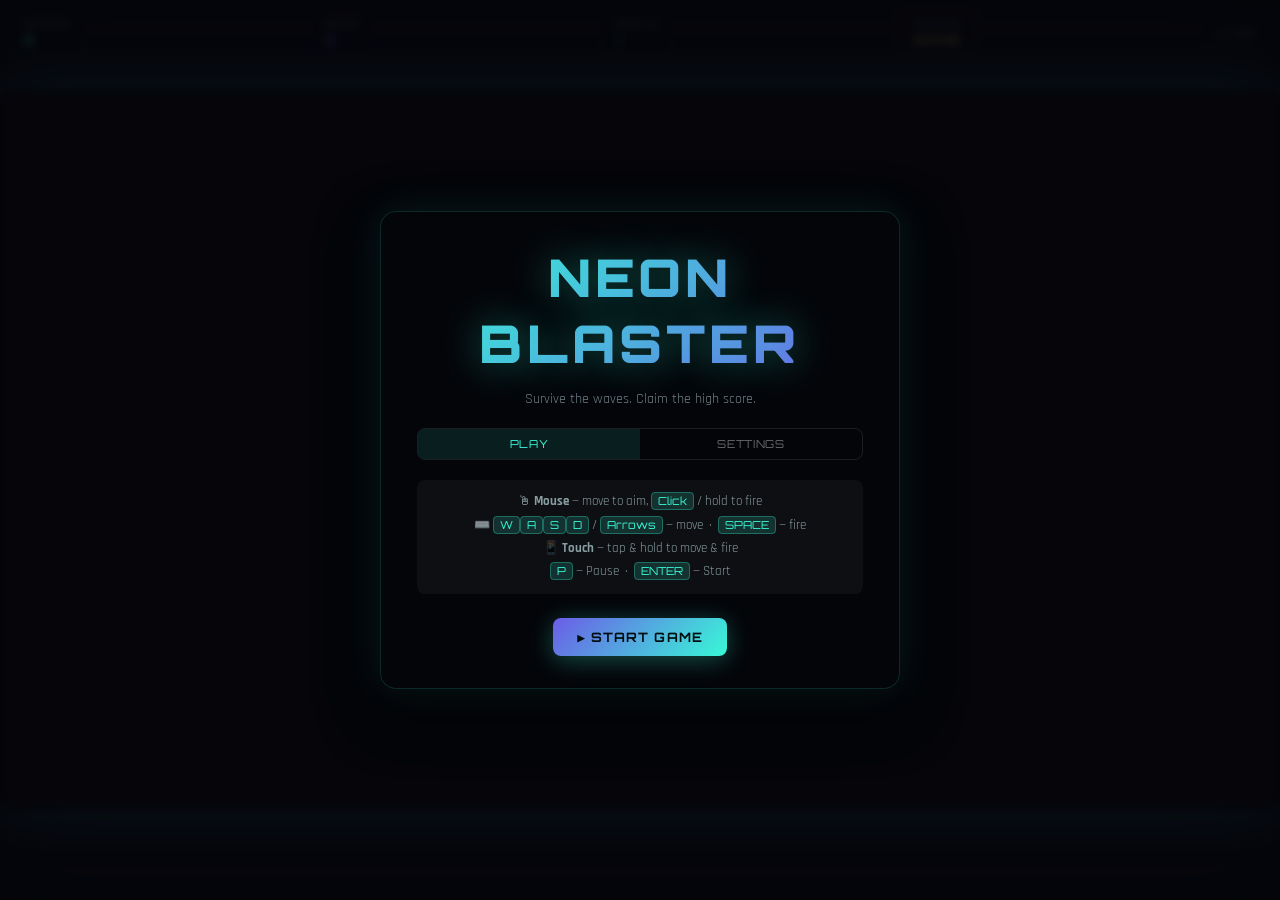
<file: neon blaster.html>
<!DOCTYPE html>
<html lang="en">
<head>
  <meta charset="UTF-8" />
  <meta name="viewport" content="width=device-width, initial-scale=1, user-scalable=no" />
  <title>Neon Blaster — Arcade</title>
  <style>
    @import url('https://fonts.googleapis.com/css2?family=Orbitron:wght@400;700;900&family=Rajdhani:wght@400;600;700&display=swap');

    :root {
      --bg: #05060a;
      --fg: #d9fbff;
      --accent: #38f9d7;
      --accent2: #6c5ce7;
      --danger: #ff4d6d;
      --gold: #ffd166;
      --fast: #ff6b35;
      --tank: #a8ff3e;
      --shooter: #e040fb;
      --zigzag: #00e5ff;
    }

    *, *::before, *::after { box-sizing: border-box; }

    html, body {
      margin: 0; height: 100%;
      background: #05060a;
      font-family: 'Rajdhani', 'Segoe UI', sans-serif;
      color: var(--fg);
      overflow: hidden;
      user-select: none;
      -webkit-user-select: none;
    }

    #game { position: fixed; inset: 0; display: grid; place-items: center; }

    canvas {
      display: block;
      max-width: 100vw;
      max-height: 100vh;
      aspect-ratio: 16/9;
      border-radius: 12px;
      box-shadow: 0 0 60px rgba(56,249,215,.15), 0 0 120px rgba(108,92,231,.08);
    }

    /* HUD */
    .hud {
      position: fixed; top: 10px; left: 10px; right: 10px;
      display: flex; gap: 8px; align-items: center; justify-content: space-between;
      pointer-events: none; z-index: 10;
      flex-wrap: wrap;
    }
    .chip {
      background: rgba(5,6,10,.7);
      border: 1px solid rgba(56,249,215,.2);
      backdrop-filter: blur(12px);
      padding: 6px 12px; border-radius: 6px;
      font-family: 'Orbitron', monospace;
      font-size: clamp(10px, 1.2vw, 14px);
      font-weight: 700;
      letter-spacing: 0.05em;
      white-space: nowrap;
    }
    .chip-label { opacity: .5; font-size: .75em; display: block; }
    .chip-val { color: var(--accent); }
    .chip-power { border-color: rgba(255,209,102,.3); }
    .chip-power .chip-val { color: var(--gold); }
    .chip-hi { border-color: rgba(108,92,231,.3); }
    .chip-hi .chip-val { color: var(--accent2); }
    .lives-row { display: flex; gap: 5px; align-items: center; }
    .life-dot {
      width: 12px; height: 12px; border-radius: 50%;
      background: var(--danger);
      box-shadow: 0 0 8px var(--danger);
    }

    /* Boss HP bar */
    #bossBar {
      position: fixed; top: 56px; left: 50%; transform: translateX(-50%);
      width: min(600px, 80vw); pointer-events: none; z-index: 10;
      display: none; flex-direction: column; align-items: center; gap: 4px;
    }
    #bossBar.show { display: flex; }
    #bossBarLabel {
      font-family: 'Orbitron', monospace; font-size: 11px;
      color: var(--danger); letter-spacing: .12em; text-transform: uppercase;
    }
    #bossBarTrack {
      width: 100%; height: 10px;
      background: rgba(255,77,109,.15);
      border: 1px solid rgba(255,77,109,.3); border-radius: 99px; overflow: hidden;
    }
    #bossBarFill {
      height: 100%; width: 100%; background: linear-gradient(90deg, #ff4d6d, #ffd166);
      border-radius: 99px; transition: width .15s linear;
      box-shadow: 0 0 8px rgba(255,77,109,.6);
    }

    /* Overlays */
    .overlay {
      position: fixed; inset: 0; display: grid; place-items: center;
      z-index: 20; background: rgba(5,6,10,.6); backdrop-filter: blur(4px);
    }
    .overlay.hidden { display: none !important; }
    .panel {
      background: rgba(5,6,10,.9);
      border: 1px solid rgba(56,249,215,.15);
      padding: 32px 36px; border-radius: 16px;
      box-shadow: 0 0 40px rgba(56,249,215,.1), 0 20px 60px rgba(0,0,0,.6);
      max-width: 520px; width: 90%; text-align: center;
    }
    .logo {
      font-family: 'Orbitron', monospace;
      font-size: clamp(28px, 5vw, 52px);
      font-weight: 900;
      background: linear-gradient(135deg, var(--accent), var(--accent2));
      -webkit-background-clip: text; background-clip: text; color: transparent;
      letter-spacing: .08em; margin: 0 0 8px;
      text-shadow: 0 0 40px rgba(56,249,215,.4);
    }
    .subtitle { color: rgba(217,251,255,.5); font-size: 14px; margin-bottom: 20px; }
    .controls-hint {
      font-size: 13px; color: rgba(217,251,255,.6);
      background: rgba(255,255,255,.04); border-radius: 8px;
      padding: 10px 14px; margin: 16px 0;
      line-height: 1.8;
    }
    .controls-hint kbd {
      background: rgba(56,249,215,.15); border: 1px solid rgba(56,249,215,.3);
      padding: 1px 6px; border-radius: 4px; font-family: 'Orbitron', monospace;
      font-size: 11px; color: var(--accent);
    }
    .btn {
      display: inline-block; margin: 8px 6px 0; cursor: pointer;
      background: linear-gradient(135deg, var(--accent2), var(--accent));
      color: #000d0f; border: none;
      padding: 11px 24px; border-radius: 8px;
      font-family: 'Orbitron', monospace;
      font-size: 13px; font-weight: 700; letter-spacing: .08em;
      box-shadow: 0 4px 24px rgba(56,249,215,.3);
      transition: transform .1s, box-shadow .1s;
    }
    .btn:hover { transform: translateY(-2px); box-shadow: 0 8px 32px rgba(56,249,215,.5); }
    .btn:active { transform: translateY(1px); }
    .btn-secondary {
      background: rgba(255,255,255,.06);
      border: 1px solid rgba(255,255,255,.14);
      color: var(--fg);
      box-shadow: none;
    }
    .btn-secondary:hover { background: rgba(255,255,255,.1); box-shadow: none; }
    .stat-grid { display: grid; grid-template-columns: 1fr 1fr; gap: 12px; margin: 20px 0; }
    .stat-box {
      background: rgba(255,255,255,.04); border-radius: 8px; padding: 12px;
      border: 1px solid rgba(255,255,255,.06);
    }
    .stat-num { font-family: 'Orbitron', monospace; font-size: 28px; font-weight: 900; color: var(--accent); }
    .stat-lbl { font-size: 12px; opacity: .5; margin-top: 2px; }

    /* Settings */
    .settings-row { display: flex; align-items: center; justify-content: space-between; margin: 10px 0; }
    .settings-row label { font-size: 14px; opacity: .8; }
    .toggle {
      position: relative; width: 44px; height: 24px;
      background: rgba(255,255,255,.1); border-radius: 99px; cursor: pointer;
      border: 1px solid rgba(255,255,255,.15); transition: background .2s;
    }
    .toggle.on { background: rgba(56,249,215,.3); border-color: var(--accent); }
    .toggle::after {
      content: ''; position: absolute; top: 3px; left: 3px;
      width: 16px; height: 16px; border-radius: 50%;
      background: rgba(255,255,255,.5); transition: left .2s, background .2s;
    }
    .toggle.on::after { left: 23px; background: var(--accent); }
    .diff-btns { display: flex; gap: 6px; }
    .diff-btn {
      padding: 5px 12px; border-radius: 6px; cursor: pointer; font-size: 12px;
      font-family: 'Orbitron', monospace; border: 1px solid rgba(255,255,255,.15);
      background: rgba(255,255,255,.05); color: var(--fg);
      transition: all .15s;
    }
    .diff-btn.active { background: rgba(56,249,215,.2); border-color: var(--accent); color: var(--accent); }
    .tab-row { display: flex; gap: 0; margin-bottom: 20px; border-radius: 8px; overflow: hidden; border: 1px solid rgba(255,255,255,.1); }
    .tab { flex: 1; padding: 8px; cursor: pointer; font-family: 'Orbitron', monospace; font-size: 11px; letter-spacing: .06em; background: transparent; color: rgba(255,255,255,.4); border: none; transition: all .15s; }
    .tab.active { background: rgba(56,249,215,.1); color: var(--accent); }
    .tab-panel { display: none; }
    .tab-panel.active { display: block; }
    .section-title { font-family: 'Orbitron', monospace; font-size: 11px; letter-spacing: .12em; opacity: .4; text-transform: uppercase; margin: 16px 0 8px; }

    /* Mobile pause button */
    #mobilePause {
      position: fixed; top: 10px; right: 10px; z-index: 16;
      pointer-events: auto;
      width: 44px; height: 44px; border-radius: 8px;
      border: 1px solid rgba(255,255,255,.15);
      background: rgba(5,6,10,.7); backdrop-filter: blur(8px);
      display: none; place-items: center;
      font-size: 18px; color: rgba(255,255,255,.5);
      cursor: pointer; -webkit-tap-highlight-color: transparent;
    }
    #mobilePause.show { display: grid; }
    /* Active power-up HUD pills */
    #powerBar {
      position: fixed; bottom: 14px; left: 50%; transform: translateX(-50%);
      display: flex; gap: 8px; pointer-events: none; z-index: 10;
      flex-wrap: wrap; justify-content: center;
    }
    .power-pill {
      display: flex; align-items: center; gap: 5px;
      background: rgba(5,6,10,.82); border-radius: 99px;
      padding: 5px 12px; border: 1px solid;
      font-family: 'Orbitron', monospace; font-size: 11px; font-weight: 700;
      letter-spacing: .05em;
      transition: opacity .2s;
    }
    .power-pill-bar {
      width: 48px; height: 4px; border-radius: 99px; background: rgba(255,255,255,.15); overflow: hidden;
    }
    .power-pill-fill { height: 100%; border-radius: 99px; transition: width .1s linear; }
    .hidden { display: none !important; }

    /* Floating score text animations */
    @keyframes floatUp { from { transform: translateY(0); opacity: 1; } to { transform: translateY(-60px); opacity: 0; } }

    /* Wave announcement */
    #waveAnnounce {
      position: fixed; top: 50%; left: 50%; transform: translate(-50%, -50%);
      font-family: 'Orbitron', monospace; font-size: clamp(24px, 4vw, 40px);
      font-weight: 900; color: var(--accent);
      text-shadow: 0 0 30px rgba(56,249,215,.8);
      pointer-events: none; z-index: 30;
      opacity: 0; transition: opacity .3s;
    }
    #waveAnnounce.show { opacity: 1; }

    /* Damage flash */
    #damageFlash {
      position: fixed; inset: 0; pointer-events: none; z-index: 25;
      background: radial-gradient(ellipse at center, transparent 40%, rgba(255,77,109,.4) 100%);
      opacity: 0; transition: opacity .05s;
    }
    #damageFlash.flash { opacity: 1; }
  </style>
</head>
<body>
<div id="game"><canvas id="canvas" width="1280" height="720"></canvas></div>

<!-- HUD -->
<div class="hud" id="hud">
  <div class="chip">
    <span class="chip-label">SCORE</span>
    <span class="chip-val" id="hudScore">0</span>
  </div>
  <div class="chip chip-hi">
    <span class="chip-label">BEST</span>
    <span class="chip-val" id="hudHigh">0</span>
  </div>
  <div class="chip">
    <span class="chip-label">WAVE</span>
    <span class="chip-val" id="hudLevel">1</span>
  </div>
  <div class="chip chip-power" id="hudPowerChip">
    <span class="chip-label">POWER</span>
    <span class="chip-val" id="hudPower">NONE</span>
  </div>
  <div class="chip" id="hudLivesChip">
    <span class="chip-label">LIVES</span>
    <div class="lives-row" id="hudLives"></div>
  </div>
</div>

<!-- Boss bar -->
<div id="bossBar">
  <span id="bossBarLabel">BOSS</span>
  <div id="bossBarTrack"><div id="bossBarFill"></div></div>
</div>

<!-- Damage flash -->
<div id="damageFlash"></div>

<!-- Wave announce -->
<div id="waveAnnounce"></div>

<!-- START OVERLAY -->
<div class="overlay" id="startOverlay">
  <div class="panel">
    <div class="logo">NEON BLASTER</div>
    <p class="subtitle">Survive the waves. Claim the high score.</p>
    <div class="tab-row">
      <button class="tab active" data-tab="play">PLAY</button>
      <button class="tab" data-tab="settings">SETTINGS</button>
    </div>
    <div class="tab-panel active" id="tab-play">
      <div class="controls-hint">
        🖱 <strong>Mouse</strong> — move to aim, <kbd>Click</kbd> / hold to fire<br>
        ⌨️ <kbd>W</kbd><kbd>A</kbd><kbd>S</kbd><kbd>D</kbd> / <kbd>Arrows</kbd> — move &nbsp;·&nbsp; <kbd>SPACE</kbd> — fire<br>
        📱 <strong>Touch</strong> — tap &amp; hold to move &amp; fire<br>
        <kbd>P</kbd> — Pause &nbsp;·&nbsp; <kbd>ENTER</kbd> — Start
      </div>
      <button class="btn" id="startBtn">▶ START GAME</button>
    </div>
    <div class="tab-panel" id="tab-settings">
      <div class="section-title">Audio</div>
      <div class="settings-row">
        <label>Sound Effects</label>
        <div class="toggle on" id="toggleSFX"></div>
      </div>
      <div class="settings-row">
        <label>Music</label>
        <div class="toggle on" id="toggleMusic"></div>
      </div>
      <div class="section-title">Difficulty</div>
      <div class="settings-row">
        <label>Challenge</label>
        <div class="diff-btns">
          <div class="diff-btn" data-diff="easy">EASY</div>
          <div class="diff-btn active" data-diff="medium">NORMAL</div>
          <div class="diff-btn" data-diff="hard">HARD</div>
        </div>
      </div>
    </div>
  </div>
</div>

<!-- PAUSE OVERLAY -->
<div class="overlay hidden" id="pauseOverlay">
  <div class="panel">
    <div class="logo" style="font-size:clamp(20px,3vw,32px)">PAUSED</div>
    <p class="subtitle">Press <kbd style="background:rgba(56,249,215,.15);border:1px solid rgba(56,249,215,.3);padding:2px 8px;border-radius:4px;font-family:Orbitron,monospace;font-size:12px;color:var(--accent)">P</kbd> to resume</p>
    <button class="btn btn-secondary" id="pauseMenuBtn">↩ MENU</button>
  </div>
</div>

<!-- GAME OVER OVERLAY -->
<div class="overlay hidden" id="gameOverOverlay">
  <div class="panel">
    <div class="logo" style="background:linear-gradient(135deg,#ff4d6d,#ffd166);-webkit-background-clip:text;background-clip:text">GAME OVER</div>
    <div class="stat-grid">
      <div class="stat-box"><div class="stat-num" id="finalScore">0</div><div class="stat-lbl">SCORE</div></div>
      <div class="stat-box"><div class="stat-num" id="finalWave">1</div><div class="stat-lbl">WAVE REACHED</div></div>
      <div class="stat-box"><div class="stat-num" id="finalHigh">0</div><div class="stat-lbl">HIGH SCORE</div></div>
      <div class="stat-box"><div class="stat-num" id="finalKills">0</div><div class="stat-lbl">ENEMIES KILLED</div></div>
    </div>
    <button class="btn" id="restartBtn">↺ PLAY AGAIN</button>
    <button class="btn btn-secondary" id="menuBtn">↩ MENU</button>
  </div>
</div>

<!-- Mobile pause button -->
<div id="mobilePause">⏸</div>
<!-- Active power-up bar -->
<div id="powerBar"></div>

<script>
'use strict';

// ============================================================
// UTILITIES
// ============================================================
const clamp = (v, min, max) => Math.max(min, Math.min(max, v));
const rand = (a, b) => Math.random() * (b - a) + a;
const randInt = (a, b) => Math.floor(rand(a, b + 1));
const lerp = (a, b, t) => a + (b - a) * t;
const dist = (ax, ay, bx, by) => Math.hypot(bx - ax, by - ay);
const TAU = Math.PI * 2;

function roundRect(ctx, x, y, w, h, r) {
  ctx.beginPath();
  ctx.moveTo(x + r, y);
  ctx.arcTo(x + w, y, x + w, y + h, r);
  ctx.arcTo(x + w, y + h, x, y + h, r);
  ctx.arcTo(x, y + h, x, y, r);
  ctx.arcTo(x, y, x + w, y, r);
  ctx.closePath();
}

// ============================================================
// SETTINGS
// ============================================================
const Settings = {
  sfxOn: true,
  musicOn: true,
  difficulty: 'medium', // easy | medium | hard
  diffMult: () => ({ easy: 0.65, medium: 1.0, hard: 1.45 }[Settings.difficulty]),
};

// ============================================================
// HIGH SCORE
// ============================================================
const HighScore = {
  key: 'neonBlasterHigh',
  get() { return parseInt(localStorage.getItem(this.key) || '0'); },
  set(v) { if (v > this.get()) localStorage.setItem(this.key, v); },
};

// ============================================================
// SFX ENGINE
// ============================================================
const SFX = (() => {
  let actx = null;
  let master = null;

  function init() {
    if (actx) return;
    actx = new (window.AudioContext || window.webkitAudioContext)();
    master = actx.createGain();
    master.gain.value = 0.07;
    master.connect(actx.destination);
  }

  function beep(freq = 440, dur = 0.08, type = 'square', vol = 1) {
    if (!Settings.sfxOn) return;
    try {
      init();
      if (actx.state === 'suspended') actx.resume();
      const o = actx.createOscillator();
      const g = actx.createGain();
      o.type = type; o.frequency.value = freq;
      o.connect(g); g.connect(master);
      const now = actx.currentTime;
      g.gain.setValueAtTime(0, now);
      g.gain.linearRampToValueAtTime(vol, now + 0.004);
      g.gain.exponentialRampToValueAtTime(0.001, now + dur);
      o.start(now); o.stop(now + dur);
    } catch {}
  }

  function shoot() { beep(760, 0.055, 'square', 0.8); }
  function rapidShoot() { beep(900, 0.03, 'square', 0.4); }
  function laserShoot() { beep(200, 0.08, 'sawtooth', 1.2); beep(600, 0.05, 'sine', 0.6); }
  function hit() { beep(860, 0.04, 'square', 0.7); }
  function enemyDie() { beep(440, 0.12, 'sawtooth'); }
  function bossDie() { beep(80, 0.5, 'sawtooth'); beep(160, 0.4, 'square', 0.6); }
  function playerHit() { beep(160, 0.22, 'sawtooth', 1.5); }
  function powerUp() { beep(660, 0.05, 'sine'); beep(880, 0.1, 'sine', 0.8); }
  function levelUp() { beep(500, 0.08, 'triangle'); beep(700, 0.12, 'triangle', 0.8); }
  function bomb() {
    for (let i = 0; i < 3; i++)
      setTimeout(() => beep(60 + i * 40, 0.4, 'sawtooth', 1.5 - i * 0.3), i * 80);
  }
  function resume() { if (actx) actx.resume(); }

  return { beep, shoot, rapidShoot, laserShoot, hit, enemyDie, bossDie, playerHit, powerUp, levelUp, bomb, resume };
})();

// ============================================================
// CANVAS & CONSTANTS
// ============================================================
const canvas = document.getElementById('canvas');
const ctx = canvas.getContext('2d');
const W = canvas.width;   // 1280
const H = canvas.height;  // 720

// ============================================================
// PARTICLE SYSTEM
// ============================================================
class Particle {
  constructor({ x, y, vx, vy, life, color, size = 3, kind = 'spark', alpha = 1 }) {
    this.x = x; this.y = y; this.vx = vx; this.vy = vy;
    this.life = life; this.maxLife = life; this.color = color;
    this.size = size; this.kind = kind; this.alpha = alpha;
    this.dead = false;
  }
  update(dt) {
    this.life -= dt;
    if (this.life <= 0) { this.dead = true; return; }
    this.x += this.vx * dt;
    this.y += this.vy * dt;
    this.vy += 40 * dt; // soft gravity on sparks
    this.vx *= 1 - 1.5 * dt;
  }
  draw(ctx, offX, offY) {
    const t = this.life / this.maxLife;
    ctx.globalAlpha = t * this.alpha;
    ctx.fillStyle = this.color;
    const s = this.size * (0.4 + 0.6 * t);
    ctx.fillRect(this.x + offX - s / 2, this.y + offY - s / 2, s, s);
    ctx.globalAlpha = 1;
  }
}

class FloatingText {
  constructor(x, y, text, color = '#38f9d7') {
    this.x = x; this.y = y; this.text = text; this.color = color;
    this.life = 1.1; this.maxLife = 1.1;
    this.vy = -55; this.dead = false;
  }
  update(dt) {
    this.life -= dt;
    if (this.life <= 0) { this.dead = true; return; }
    this.y += this.vy * dt;
    this.vy *= 1 - 4 * dt;
  }
  draw(ctx, offX, offY) {
    const t = this.life / this.maxLife;
    ctx.globalAlpha = Math.min(t * 3, 1) * t;
    ctx.font = `bold ${14 + (1 - t) * 4}px Orbitron, monospace`;
    ctx.fillStyle = this.color;
    ctx.textAlign = 'center';
    ctx.textBaseline = 'middle';
    ctx.shadowColor = this.color;
    ctx.shadowBlur = 8;
    ctx.fillText(this.text, this.x + offX, this.y + offY);
    ctx.shadowBlur = 0;
    ctx.globalAlpha = 1;
  }
}

function burst(x, y, color, n = 14, speed = 200) {
  const out = [];
  for (let i = 0; i < n; i++) {
    const a = rand(0, TAU);
    const s = rand(speed * 0.3, speed);
    out.push(new Particle({
      x, y,
      vx: Math.cos(a) * s,
      vy: Math.sin(a) * s,
      life: rand(0.25, 0.7),
      color,
      size: rand(2, 5),
    }));
  }
  return out;
}

// ============================================================
// POWERUP ENTITY
// ============================================================
const POWER_TYPES = ['Life', 'Shield', 'Rapid', 'Laser', 'Bomb', 'Slow'];
const POWER_COLORS = {
  Life: '#ff4d6d',
  Shield: '#6c5ce7',
  Rapid: '#38f9d7',
  Laser: '#e040fb',
  Bomb: '#ffd166',
  Slow: '#00e5ff',
};
const POWER_ICONS = { Life: '♥', Shield: '⬡', Rapid: '≫', Laser: '↯', Bomb: '✦', Slow: '❄' };

class PowerUp {
  constructor(x, y, type) {
    this.x = x; this.y = y; this.type = type;
    this.vy = 80; this.r = 12;
    this.t = 0; this.dead = false;
    this.color = POWER_COLORS[type];
  }
  update(dt) {
    this.t += dt;
    this.y += this.vy * dt;
    if (this.y > H + 30) this.dead = true;
  }
  draw(ctx, offX, offY) {
    const pulse = 1 + Math.sin(this.t * 4) * 0.12;
    const r = this.r * pulse;
    ctx.save();
    ctx.translate(this.x + offX, this.y + offY);
    ctx.shadowColor = this.color;
    ctx.shadowBlur = 18;
    ctx.beginPath();
    ctx.arc(0, 0, r, 0, TAU);
    ctx.fillStyle = this.color + '44';
    ctx.fill();
    ctx.strokeStyle = this.color;
    ctx.lineWidth = 2;
    ctx.stroke();
    ctx.shadowBlur = 0;
    ctx.font = `bold ${r * 1.1}px monospace`;
    ctx.fillStyle = '#fff';
    ctx.textAlign = 'center';
    ctx.textBaseline = 'middle';
    ctx.fillText(POWER_ICONS[this.type], 0, 1);
    ctx.restore();
  }
}

// ============================================================
// BULLET CLASS
// ============================================================
class Bullet {
  constructor({ x, y, vx = 0, vy, r = 4, enemy = false, kind = 'normal' }) {
    this.x = x; this.y = y; this.vx = vx; this.vy = vy;
    this.r = r; this.enemy = enemy; this.kind = kind;
    this.dead = false;
  }
  update(dt) {
    this.x += this.vx * dt;
    this.y += this.vy * dt;
    if (this.y < -40 || this.y > H + 40 || this.x < -40 || this.x > W + 40) this.dead = true;
  }
  draw(ctx, offX, offY) {
    ctx.save();
    ctx.translate(this.x + offX, this.y + offY);
    if (this.enemy) {
      ctx.shadowColor = '#ff4d6d'; ctx.shadowBlur = 12;
      ctx.beginPath(); ctx.arc(0, 0, this.r, 0, TAU);
      ctx.fillStyle = '#ff4d6d'; ctx.fill();
    } else if (this.kind === 'rapid') {
      ctx.shadowColor = '#38f9d7'; ctx.shadowBlur = 8;
      ctx.fillStyle = '#b6fff6';
      ctx.fillRect(-2, -8, 4, 8);
    } else if (this.kind === 'laser') {
      ctx.shadowColor = '#e040fb'; ctx.shadowBlur = 18;
      ctx.strokeStyle = '#e040fb'; ctx.lineWidth = 4;
      ctx.beginPath(); ctx.moveTo(0, -16); ctx.lineTo(0, 8); ctx.stroke();
    } else {
      ctx.shadowColor = '#38f9d7'; ctx.shadowBlur = 14;
      ctx.fillStyle = '#38f9d7';
      ctx.fillRect(-2.5, -8, 5, 10);
    }
    ctx.restore();
  }
}

// ============================================================
// PLAYER CLASS  — 2D movement, mouse/touch follow, multi-power
// ============================================================
class Player {
  constructor() {
    this.x = W / 2;
    this.y = H - 90;
    this.w = 64; this.h = 36;
    this.speed = 420;          // px/s for keyboard
    this.vx = 0; this.vy = 0;  // smooth velocity
    this.cooldown = 0;
    this.baseCooldown = 0.26;
    this.shield = 0;
    this.recoil = 0;
    this.muzzleFlash = 0;
    this.invulnTimer = 0;
    this.lives = 3;
    this.dead = false;
  }

  // Derive the "best" active single power for shoot logic
  // (priority: Laser > Rapid > others)
  activePower(powers) {
    if (powers.has('Laser')) return 'Laser';
    if (powers.has('Rapid')) return 'Rapid';
    return 'None';
  }

  shoot(bullets, powers) {
    if (this.cooldown > 0) return;
    SFX.resume();
    const p = this.activePower(powers);

    if (p === 'Laser') {
      SFX.laserShoot();
      bullets.push(new Bullet({ x: this.x - 10, y: this.y - 30, vx: 0, vy: -900, r: 6, kind: 'laser' }));
      bullets.push(new Bullet({ x: this.x,      y: this.y - 30, vx: 0, vy: -900, r: 6, kind: 'laser' }));
      bullets.push(new Bullet({ x: this.x + 10, y: this.y - 30, vx: 0, vy: -900, r: 6, kind: 'laser' }));
      this.cooldown = 0.09;
    } else if (p === 'Rapid') {
      SFX.rapidShoot();
      for (let i = 0; i < 3; i++) {
        const a = (i - 1) * 0.14;
        bullets.push(new Bullet({ x: this.x, y: this.y - 20, vx: Math.sin(a) * 320, vy: -680, r: 3, kind: 'rapid' }));
      }
      this.cooldown = 0.09;
    } else {
      SFX.shoot();
      bullets.push(new Bullet({ x: this.x, y: this.y - 24, vx: 0, vy: -720, r: 4 }));
      this.cooldown = this.baseCooldown;
    }
    this.recoil = 5;
    this.muzzleFlash = 0.06;
  }

  update(dt, keys, bullets, powers) {
    // ── Mouse / touch: snap directly — zero lag ───────────────
    if (Input.pointerActive) {
      this.x = clamp(Input.targetX, 40, W - 40);
      this.y = clamp(Input.targetY, 40, H - 40);
      this.vx = 0; this.vy = 0;
    } else {
      // ── Keyboard fallback (WASD / arrows) ──────────────────
      let kx = 0, ky = 0;
      if (keys.left)  kx -= 1;
      if (keys.right) kx += 1;
      if (keys.up)    ky -= 1;
      if (keys.down)  ky += 1;
      if (kx !== 0 && ky !== 0) { kx *= 0.707; ky *= 0.707; }
      this.vx = kx * this.speed;
      this.vy = ky * this.speed;
      this.x = clamp(this.x + this.vx * dt, 40, W - 40);
      this.y = clamp(this.y + this.vy * dt, 40, H - 40);
    }

    // Cooldowns
    this.cooldown    = Math.max(0, this.cooldown - dt);
    this.recoil      = Math.max(0, this.recoil - dt * 28);
    this.muzzleFlash = Math.max(0, this.muzzleFlash - dt);
    this.invulnTimer = Math.max(0, this.invulnTimer - dt);

    // Always auto-fire
    this.shoot(bullets, powers);
  }

  draw(ctx, offX, offY) {
    const px = this.x + offX;
    const py = this.y + offY; // no recoil offset — ship stays glued to cursor

    // Shield aura
    if (this.shield > 0) {
      ctx.save();
      ctx.translate(px, py);
      const pulse = 0.65 + Math.sin(Date.now() / 140) * 0.2;
      ctx.shadowColor = '#6c5ce7'; ctx.shadowBlur = 22;
      ctx.strokeStyle = `rgba(108,92,231,${pulse})`;
      ctx.lineWidth = 3;
      ctx.beginPath(); ctx.arc(0, 0, 42, 0, TAU); ctx.stroke();
      ctx.restore();
    }

    // Muzzle flash
    if (this.muzzleFlash > 0) {
      ctx.save();
      ctx.translate(px, py - 26);
      const a = this.muzzleFlash / 0.06;
      ctx.shadowColor = '#38f9d7'; ctx.shadowBlur = 22 * a;
      ctx.beginPath(); ctx.arc(0, 0, 9 * a, 0, TAU);
      ctx.fillStyle = `rgba(56,249,215,${a * 0.85})`; ctx.fill();
      ctx.restore();
    }

    ctx.save();
    ctx.translate(px, py);

    // Engine glow
    ctx.shadowColor = '#6c5ce7'; ctx.shadowBlur = 22;
    ctx.fillStyle = '#6c5ce7';
    ctx.fillRect(-6, 12, 12, 6);
    ctx.shadowBlur = 0;

    // Hull
    ctx.shadowColor = '#38f9d7'; ctx.shadowBlur = 16;
    ctx.fillStyle = '#1a2a3a';
    ctx.beginPath();
    ctx.moveTo(0, -22);
    ctx.lineTo(32, 12); ctx.lineTo(20, 16);
    ctx.lineTo(0, 10);
    ctx.lineTo(-20, 16); ctx.lineTo(-32, 12);
    ctx.closePath(); ctx.fill();

    // Cockpit
    ctx.fillStyle = '#38f9d7';
    ctx.beginPath();
    ctx.moveTo(0, -18); ctx.lineTo(10, 6); ctx.lineTo(-10, 6);
    ctx.closePath(); ctx.fill();
    ctx.shadowBlur = 0;

    // Wing accents
    ctx.strokeStyle = 'rgba(56,249,215,.5)'; ctx.lineWidth = 1.5;
    ctx.beginPath();
    ctx.moveTo(10, 6); ctx.lineTo(30, 14);
    ctx.moveTo(-10, 6); ctx.lineTo(-30, 14);
    ctx.stroke();

    // Tiny targeting pip at ship nose tip — replaces the cursor
    ctx.shadowColor = '#38f9d7'; ctx.shadowBlur = 10;
    ctx.fillStyle = '#fff';
    ctx.beginPath(); ctx.arc(0, -22, 2.5, 0, TAU); ctx.fill();
    ctx.shadowBlur = 0;

    // Invulnerability blink
    if (this.invulnTimer > 0 && Math.floor(this.invulnTimer * 10) % 2 === 0) {
      ctx.fillStyle = 'rgba(255,255,255,.25)';
      ctx.beginPath();
      ctx.moveTo(0, -22); ctx.lineTo(32, 12); ctx.lineTo(-32, 12); ctx.closePath();
      ctx.fill();
    }

    ctx.restore();
  }
}

// ============================================================
// ENEMY BASE CLASS
// ============================================================
class Enemy {
  constructor({ x, y, w, h, hp, speed, color, score, kind }) {
    this.x = x; this.y = y; this.w = w; this.h = h;
    this.hp = hp; this.maxHp = hp;
    this.speed = speed;
    this.color = color;
    this.score = score;
    this.kind = kind; // 'basic' | 'fast' | 'tank' | 'shooter' | 'zigzag' | 'boss_*'
    this.t = 0;
    this.dead = false;
    this.hitFlash = 0;
    this.fireCooldown = 0;
    this.phase = 1; // for boss phases
  }

  hit(dmg = 1) {
    this.hp -= dmg;
    this.hitFlash = 0.12;
    if (this.hp <= 0) this.dead = true;
  }

  drawHPBar(ctx, offX, offY) {
    if (this.hp >= this.maxHp) return;
    const bw = this.w * 1.1;
    const bh = 4;
    const bx = this.x + offX - bw / 2;
    const by = this.y + offY - this.h / 2 - 10;
    ctx.fillStyle = 'rgba(0,0,0,.5)';
    ctx.fillRect(bx, by, bw, bh);
    const pct = Math.max(0, this.hp / this.maxHp);
    ctx.fillStyle = pct > 0.5 ? '#a8ff3e' : pct > 0.25 ? '#ffd166' : '#ff4d6d';
    ctx.fillRect(bx, by, bw * pct, bh);
  }
}

// --- Basic enemy ---
class BasicEnemy extends Enemy {
  constructor(x, level, mult) {
    const hp = Math.random() < Math.min(0.1 + level * 0.02, 0.5) ? 2 : 1;
    super({
      x, y: -40, w: 36, h: 24,
      hp, speed: rand(60, 120) * mult + level * 5,
      color: '#ffd166', score: 10, kind: 'basic',
    });
    this.swayAmp = rand(10, 50);
    this.swayFreq = rand(0.6, 1.6);
  }
  update(dt, _player, bullets) {
    this.t += dt;
    this.y += this.speed * dt;
    this.x += Math.sin(this.t * this.swayFreq) * this.swayAmp * dt;
    this.hitFlash = Math.max(0, this.hitFlash - dt);
    if (this.y > H + 50) this.dead = true;
  }
  draw(ctx, offX, offY) {
    ctx.save();
    ctx.translate(this.x + offX, this.y + offY);
    ctx.shadowColor = this.color; ctx.shadowBlur = 14;
    ctx.fillStyle = this.hitFlash > 0 ? '#fff' : (this.hp > 1 ? '#ffd166' : '#ff9d00');
    roundRect(ctx, -this.w / 2, -this.h / 2, this.w, this.h, 6);
    ctx.fill();
    this.drawHPBar(ctx, 0, 0);
    ctx.restore();
  }
}

// --- Fast enemy ---
class FastEnemy extends Enemy {
  constructor(x, level, mult) {
    super({
      x, y: -30, w: 28, h: 18,
      hp: 1, speed: rand(180, 280) * mult + level * 8,
      color: '#ff6b35', score: 20, kind: 'fast',
    });
  }
  update(dt) {
    this.t += dt;
    this.y += this.speed * dt;
    this.hitFlash = Math.max(0, this.hitFlash - dt);
    if (this.y > H + 50) this.dead = true;
  }
  draw(ctx, offX, offY) {
    ctx.save();
    ctx.translate(this.x + offX, this.y + offY);
    ctx.shadowColor = '#ff6b35'; ctx.shadowBlur = 12;
    ctx.fillStyle = this.hitFlash > 0 ? '#fff' : '#ff6b35';
    // Diamond shape
    ctx.beginPath();
    ctx.moveTo(0, -this.h / 2); ctx.lineTo(this.w / 2, 0);
    ctx.lineTo(0, this.h / 2); ctx.lineTo(-this.w / 2, 0);
    ctx.closePath(); ctx.fill();
    ctx.restore();
  }
}

// --- Tank enemy ---
class TankEnemy extends Enemy {
  constructor(x, level, mult) {
    const hp = 5 + Math.floor(level * 0.5);
    super({
      x, y: -60, w: 56, h: 40,
      hp, speed: rand(30, 55) * mult,
      color: '#a8ff3e', score: 50, kind: 'tank',
    });
    this.swayAmp = rand(5, 20);
    this.swayFreq = rand(0.3, 0.7);
  }
  update(dt) {
    this.t += dt;
    this.y += this.speed * dt;
    this.x += Math.sin(this.t * this.swayFreq) * this.swayAmp * dt;
    this.hitFlash = Math.max(0, this.hitFlash - dt);
    if (this.y > H + 70) this.dead = true;
  }
  draw(ctx, offX, offY) {
    ctx.save();
    ctx.translate(this.x + offX, this.y + offY);
    ctx.shadowColor = '#a8ff3e'; ctx.shadowBlur = 16;
    ctx.fillStyle = this.hitFlash > 0 ? '#fff' : '#a8ff3e';
    roundRect(ctx, -this.w / 2, -this.h / 2, this.w, this.h, 10);
    ctx.fill();
    // Armor bands
    ctx.fillStyle = 'rgba(0,0,0,.3)';
    ctx.fillRect(-this.w / 2 + 4, -4, this.w - 8, 8);
    this.drawHPBar(ctx, 0, 0);
    ctx.restore();
  }
}

// --- Shooter enemy ---
class ShooterEnemy extends Enemy {
  constructor(x, level, mult) {
    super({
      x, y: -40, w: 40, h: 28,
      hp: 2, speed: rand(40, 70) * mult,
      color: '#e040fb', score: 35, kind: 'shooter',
    });
    this.swayAmp = rand(20, 80);
    this.swayFreq = rand(0.5, 1.2);
    this.fireCooldown = rand(1.5, 3.0);
    this.settled = false; // moves down, then hovers and fires
    this.targetY = rand(80, 220);
  }
  update(dt, player, bullets) {
    this.t += dt;
    this.hitFlash = Math.max(0, this.hitFlash - dt);

    if (!this.settled) {
      this.y += 120 * dt;
      if (this.y >= this.targetY) { this.y = this.targetY; this.settled = true; }
    } else {
      this.x += Math.sin(this.t * this.swayFreq) * this.swayAmp * dt;
      this.x = clamp(this.x, 40, W - 40);
    }

    this.fireCooldown -= dt;
    if (this.fireCooldown <= 0 && this.settled) {
      this.fireCooldown = rand(1.2, 2.5);
      const dx = player.x - this.x;
      const dy = player.y - this.y;
      const mag = Math.hypot(dx, dy);
      const spd = 220;
      bullets.push(new Bullet({
        x: this.x, y: this.y + 20,
        vx: (dx / mag) * spd,
        vy: (dy / mag) * spd,
        r: 5, enemy: true,
      }));
      SFX.beep(200, 0.1, 'sawtooth');
    }
  }
  draw(ctx, offX, offY) {
    ctx.save();
    ctx.translate(this.x + offX, this.y + offY);
    ctx.shadowColor = '#e040fb'; ctx.shadowBlur = 16;
    ctx.fillStyle = this.hitFlash > 0 ? '#fff' : '#e040fb';
    // Hexagon
    ctx.beginPath();
    for (let i = 0; i < 6; i++) {
      const a = (i / 6) * TAU - Math.PI / 6;
      const r = 18;
      i === 0 ? ctx.moveTo(Math.cos(a) * r, Math.sin(a) * r) : ctx.lineTo(Math.cos(a) * r, Math.sin(a) * r);
    }
    ctx.closePath(); ctx.fill();
    this.drawHPBar(ctx, 0, 0);
    ctx.restore();
  }
}

// --- Zigzag enemy ---
class ZigzagEnemy extends Enemy {
  constructor(x, level, mult) {
    super({
      x, y: -40, w: 32, h: 22,
      hp: 1, speed: rand(90, 150) * mult + level * 4,
      color: '#00e5ff', score: 25, kind: 'zigzag',
    });
    this.zigDir = Math.random() < 0.5 ? 1 : -1;
    this.zigTimer = rand(0.3, 0.7);
  }
  update(dt) {
    this.t += dt;
    this.hitFlash = Math.max(0, this.hitFlash - dt);
    this.y += this.speed * dt;
    this.x += this.zigDir * this.speed * 0.6 * dt;

    this.zigTimer -= dt;
    if (this.zigTimer <= 0) {
      this.zigDir *= -1;
      this.zigTimer = rand(0.3, 0.7);
    }
    this.x = clamp(this.x, 20, W - 20);
    if (this.y > H + 50) this.dead = true;
  }
  draw(ctx, offX, offY) {
    ctx.save();
    ctx.translate(this.x + offX, this.y + offY);
    ctx.shadowColor = '#00e5ff'; ctx.shadowBlur = 14;
    ctx.fillStyle = this.hitFlash > 0 ? '#fff' : '#00e5ff';
    // Arrow shape
    ctx.beginPath();
    ctx.moveTo(0, -this.h / 2);
    ctx.lineTo(this.w / 2, this.h / 2);
    ctx.lineTo(this.w / 4, this.h / 4);
    ctx.lineTo(-this.w / 4, this.h / 4);
    ctx.lineTo(-this.w / 2, this.h / 2);
    ctx.closePath(); ctx.fill();
    ctx.restore();
  }
}

// ============================================================
// BOSS CLASSES
// ============================================================
class Boss extends Enemy {
  constructor({ x, y, w, h, hp, color, kind, name }) {
    super({ x, y, w, h, hp, speed: 0, color, score: 1000, kind });
    this.name = name;
    this.bossMaxHp = hp;
    this.phase = 1;
    this.minionTimer = 0;
    this.attackTimer = 0;
    this.entryDone = false; // boss enters from top
    this.targetY = 130;
  }

  checkPhase() {
    if (this.phase === 1 && this.hp < this.bossMaxHp * 0.5) {
      this.phase = 2;
      return true; // phase change
    }
    return false;
  }
}

class BossAlpha extends Boss {
  constructor(level) {
    const hp = 200 + level * 60;
    super({ x: W / 2, y: -100, w: 160, h: 100, hp, color: '#ffd166', kind: 'boss_alpha', name: 'OVERLORD' });
    this.sweepAngle = 0;
    this.fireCooldown = 0;
  }
  update(dt, player, bullets) {
    this.t += dt;
    this.hitFlash = Math.max(0, this.hitFlash - dt);

    if (!this.entryDone) {
      this.y = Math.min(this.y + 120 * dt, this.targetY);
      if (this.y >= this.targetY) this.entryDone = true;
      return;
    }

    // Phase 1: sway + burst fire
    // Phase 2: faster sway + spread shot
    const swaySpd = this.phase === 2 ? 1.4 : 0.9;
    this.x = W / 2 + Math.sin(this.t * swaySpd) * 300;
    this.fireCooldown -= dt;
    const fireRate = this.phase === 2 ? 0.6 : 1.0;
    if (this.fireCooldown <= 0) {
      this.fireCooldown = fireRate;
      const count = this.phase === 2 ? 5 : 3;
      for (let i = 0; i < count; i++) {
        const a = Math.PI / 2 + (i - (count - 1) / 2) * 0.3;
        bullets.push(new Bullet({ x: this.x, y: this.y + 50, vx: Math.cos(a) * 200, vy: Math.sin(a) * 200, r: 6, enemy: true }));
      }
      SFX.beep(180, 0.12, 'sawtooth');
    }
    this.checkPhase();
  }
  draw(ctx, offX, offY) {
    const px = this.x + offX, py = this.y + offY;
    ctx.save(); ctx.translate(px, py);
    ctx.shadowColor = '#ffd166'; ctx.shadowBlur = 30;
    ctx.fillStyle = this.hitFlash > 0 ? '#fff' : '#2a1a00';
    roundRect(ctx, -this.w / 2, -this.h / 2, this.w, this.h, 18);
    ctx.fill();
    ctx.strokeStyle = this.phase === 2 ? '#ff4d6d' : '#ffd166';
    ctx.lineWidth = 3; ctx.stroke();
    // Eye
    ctx.shadowColor = '#ffd166'; ctx.shadowBlur = 20;
    ctx.fillStyle = '#ffd166';
    ctx.beginPath(); ctx.arc(0, -10, 18, 0, TAU); ctx.fill();
    ctx.fillStyle = '#000';
    ctx.beginPath(); ctx.arc(0, -10, 8, 0, TAU); ctx.fill();
    ctx.restore();
    this.drawHPBar(ctx, offX, offY);
  }
}

class BossBeta extends Boss {
  constructor(level) {
    const hp = 280 + level * 80;
    super({ x: W / 2, y: -120, w: 180, h: 120, hp, color: '#e040fb', kind: 'boss_beta', name: 'VOID QUEEN' });
    this.spiralAngle = 0;
    this.fireCooldown = 0;
    this.dashTimer = rand(3, 5);
    this.dashTarget = W / 2;
  }
  update(dt, player, bullets) {
    this.t += dt;
    this.hitFlash = Math.max(0, this.hitFlash - dt);

    if (!this.entryDone) {
      this.y = Math.min(this.y + 110 * dt, this.targetY);
      if (this.y >= this.targetY) this.entryDone = true;
      return;
    }

    // Phase 1: drift + spiral bullets
    // Phase 2: dash toward player + spiral
    this.dashTimer -= dt;
    if (this.dashTimer <= 0) {
      this.dashTimer = this.phase === 2 ? rand(1.5, 2.5) : rand(3, 5);
      this.dashTarget = player.x + rand(-80, 80);
    }
    this.x = lerp(this.x, clamp(this.dashTarget, 100, W - 100), dt * 2.5);

    this.fireCooldown -= dt;
    const fireRate = this.phase === 2 ? 0.08 : 0.15;
    if (this.fireCooldown <= 0) {
      this.fireCooldown = fireRate;
      this.spiralAngle += 0.35;
      const spd = 160;
      const arms = this.phase === 2 ? 3 : 2;
      for (let i = 0; i < arms; i++) {
        const a = this.spiralAngle + (i / arms) * TAU;
        bullets.push(new Bullet({ x: this.x, y: this.y + 60, vx: Math.cos(a) * spd, vy: Math.sin(a) * spd + 80, r: 5, enemy: true }));
      }
    }
    this.checkPhase();
  }
  draw(ctx, offX, offY) {
    const px = this.x + offX, py = this.y + offY;
    ctx.save(); ctx.translate(px, py);
    ctx.shadowColor = '#e040fb'; ctx.shadowBlur = 35;
    ctx.fillStyle = this.hitFlash > 0 ? '#fff' : '#1a0028';
    ctx.beginPath();
    for (let i = 0; i < 8; i++) {
      const a = (i / 8) * TAU + this.t * 0.5;
      const r = i % 2 === 0 ? 75 : 50;
      i === 0 ? ctx.moveTo(Math.cos(a) * r, Math.sin(a) * r) : ctx.lineTo(Math.cos(a) * r, Math.sin(a) * r);
    }
    ctx.closePath(); ctx.fill();
    ctx.strokeStyle = '#e040fb'; ctx.lineWidth = 2; ctx.stroke();
    ctx.restore();
    this.drawHPBar(ctx, offX, offY);
  }
}

class BossGamma extends Boss {
  constructor(level) {
    const hp = 350 + level * 100;
    super({ x: W / 2, y: -140, w: 200, h: 130, hp, color: '#00e5ff', kind: 'boss_gamma', name: 'TITAN CORE' });
    this.fireCooldown = 0;
    this.laserCharge = 0;
    this.laserFiring = false;
    this.laserTimer = 0;
    this.beamX = W / 2;
  }
  update(dt, player, bullets) {
    this.t += dt;
    this.hitFlash = Math.max(0, this.hitFlash - dt);

    if (!this.entryDone) {
      this.y = Math.min(this.y + 100 * dt, this.targetY);
      if (this.y >= this.targetY) this.entryDone = true;
      return;
    }

    this.x = W / 2 + Math.sin(this.t * 0.6) * 200;

    if (this.laserFiring) {
      this.laserTimer -= dt;
      this.beamX = lerp(this.beamX, player.x, dt * 1.8);
      if (this.laserTimer <= 0) { this.laserFiring = false; this.fireCooldown = this.phase === 2 ? 1.5 : 2.5; }
    } else {
      this.fireCooldown -= dt;
      if (this.fireCooldown <= 0) {
        this.laserFiring = true;
        this.laserTimer = this.phase === 2 ? 2.5 : 1.8;
        this.beamX = this.x;
      }
    }

    // Scatter bombs in phase 2
    if (this.phase === 2) {
      this.minionTimer -= dt;
      if (this.minionTimer <= 0) {
        this.minionTimer = 1.5;
        const a = rand(0, TAU);
        bullets.push(new Bullet({ x: this.x, y: this.y + 65, vx: Math.cos(a) * 140, vy: Math.abs(Math.sin(a)) * 140 + 60, r: 7, enemy: true }));
      }
    }
    this.checkPhase();
  }
  draw(ctx, offX, offY) {
    const px = this.x + offX, py = this.y + offY;

    // Draw laser beam
    if (this.laserFiring) {
      const bx = this.beamX + offX;
      ctx.save();
      ctx.shadowColor = '#00e5ff'; ctx.shadowBlur = 30;
      ctx.strokeStyle = `rgba(0,229,255,0.9)`;
      ctx.lineWidth = 8;
      ctx.beginPath(); ctx.moveTo(bx, py + 65); ctx.lineTo(bx, H); ctx.stroke();
      ctx.strokeStyle = 'rgba(255,255,255,0.6)';
      ctx.lineWidth = 2;
      ctx.beginPath(); ctx.moveTo(bx, py + 65); ctx.lineTo(bx, H); ctx.stroke();
      ctx.restore();
    }

    ctx.save(); ctx.translate(px, py);
    ctx.shadowColor = '#00e5ff'; ctx.shadowBlur = 28;
    ctx.fillStyle = this.hitFlash > 0 ? '#fff' : '#001428';
    roundRect(ctx, -this.w / 2, -this.h / 2, this.w, this.h, 22);
    ctx.fill();
    ctx.strokeStyle = this.phase === 2 ? '#ff4d6d' : '#00e5ff';
    ctx.lineWidth = 3; ctx.stroke();
    // Core
    ctx.shadowBlur = 40;
    ctx.fillStyle = this.laserFiring ? '#fff' : '#00e5ff';
    ctx.beginPath(); ctx.arc(0, 0, 22, 0, TAU); ctx.fill();
    ctx.restore();
    this.drawHPBar(ctx, offX, offY);
  }
}

// ============================================================
// WAVE SYSTEM  — gradual difficulty scaling
// ============================================================
class WaveSystem {
  constructor() {
    this.spawnQueue  = [];
    this.spawnTimer  = 0;
    this.waveActive  = false;
    this.bossWave    = false;
    this.enemiesThisWave = 0;
  }

  /* Difficulty knobs per wave (capped so it never goes insane) */
  _waveParams(wave, baseMult) {
    const w = wave;
    return {
      // Enemy count grows each wave
      count: Math.min(6 + w * 2, 40),
      // Speed multiplier ramps up gently
      speedMult: baseMult * (1 + (w - 1) * 0.08),
      // Spawn interval shrinks (faster stream)
      spawnInterval: Math.max(0.18, 0.55 - w * 0.025),
      // Chance to upgrade a basic to a harder type
      upgradeChance: Math.min(0.08 + w * 0.055, 0.72),
      // Available harder enemy types unlock over waves
      availableTypes: [
        ...(w >= 2 ? ['fast']    : []),
        ...(w >= 3 ? ['shooter'] : []),
        ...(w >= 4 ? ['zigzag']  : []),
        ...(w >= 5 ? ['tank']    : []),
      ],
      // Shooter settle-y gets lower (more aggressive positioning)
      shooterAggression: Math.min(0.3 + w * 0.04, 0.75),
    };
  }

  buildWave(wave, baseMult) {
    const isBoss = wave % 5 === 0;
    this.bossWave = isBoss;
    const q = [];

    if (isBoss) {
      const bossType = Math.floor((wave / 5 - 1) % 3);
      q.push({ type: 'boss', BossClass: [BossAlpha, BossBeta, BossGamma][bossType], delay: 0 });
    } else {
      const p = this._waveParams(wave, baseMult);
      this.spawnInterval = p.spawnInterval;

      for (let i = 0; i < p.count; i++) {
        let type = 'basic';
        if (p.availableTypes.length > 0 && Math.random() < p.upgradeChance) {
          type = p.availableTypes[Math.floor(Math.random() * p.availableTypes.length)];
        }
        // Stagger with small group pauses every 4 enemies
        const delay = i * p.spawnInterval + Math.floor(i / 4) * 0.45;
        q.push({ type, delay, speedMult: p.speedMult, shooterAggression: p.shooterAggression });
      }
    }

    this.spawnQueue      = q;
    this.spawnTimer      = 0;
    this.waveActive      = true;
    this.enemiesThisWave = q.length;
  }

  update(dt, enemies, level, baseMult) {
    if (!this.waveActive || this.spawnQueue.length === 0) return;

    this.spawnTimer -= dt;
    if (this.spawnTimer > 0) return;

    const next = this.spawnQueue[0];
    if (next.delay > 0) { next.delay -= dt; return; }

    this.spawnQueue.shift();
    this.spawnTimer = this.spawnInterval || 0.4;

    if (next.type === 'boss') {
      enemies.push(new next.BossClass(level));
    } else {
      const x = rand(50, W - 50);
      const sm = next.speedMult || baseMult;
      const sa = next.shooterAggression || 0.35;
      const map = {
        basic:   BasicEnemy,
        fast:    FastEnemy,
        tank:    TankEnemy,
        shooter: ShooterEnemy,
        zigzag:  ZigzagEnemy,
      };
      const Cls = map[next.type] || BasicEnemy;
      const e = new Cls(x, level, sm);
      // Apply aggression to shooter settle position
      if (next.type === 'shooter') e.targetY = rand(60, H * sa);
      enemies.push(e);
    }
  }

  allSpawned() { return this.spawnQueue.length === 0; }
}

// ============================================================
// STARFIELD
// ============================================================
const stars = Array.from({ length: 220 }, () => ({
  x: Math.random() * W,
  y: Math.random() * H,
  z: rand(0.2, 1.4),
}));

// ============================================================
// GAME MANAGER
// ============================================================
class GameManager {
  constructor() {
    this.state = 'menu';
    this.score = 0;
    this.kills = 0;
    this.wave  = 1;
    this.time  = 0;
    this.shake = 0;
    // Multi-power: Map<type, remainingMs>
    this.powers    = new Map();
    this.slowMotion = 0;

    this.player    = null;
    this.bullets   = [];
    this.enemies   = [];
    this.particles = [];
    this.powerups  = [];
    this.floatTexts = [];
    this.waveSystem = new WaveSystem();

    this.waveComplete    = false;
    this.betweenWaveTimer = 0;
    this.bossPresent     = false;
  }

  reset() {
    this.score = 0;
    this.kills = 0;
    this.wave  = 1;
    this.time  = 0;
    this.shake = 0;
    this.powers    = new Map();
    this.slowMotion = 0;
    this.player    = new Player();
    this.player.lives = 3;
    this.bullets   = [];
    this.enemies   = [];
    this.particles = [];
    this.powerups  = [];
    this.floatTexts = [];
    this.waveSystem = new WaveSystem();
    this.waveComplete    = false;
    this.betweenWaveTimer = 0;
    this.bossPresent     = false;
    this.waveSystem.buildWave(1, Settings.diffMult());
    this.updateHUD();
  }

  addScore(pts, x, y) {
    this.score += pts;
    this.floatTexts.push(new FloatingText(x, y, `+${pts}`, pts >= 100 ? '#ffd166' : '#38f9d7'));
    this.updateHUD();
  }

  screenShake(a) { this.shake = Math.max(this.shake, a); }

  flashDamage() {
    const el = document.getElementById('damageFlash');
    el.classList.add('flash');
    setTimeout(() => el.classList.remove('flash'), 120);
  }

  dropPowerup(x, y) {
    const r = Math.random();
    let type = null;
    const d = Settings.diffMult();
    // Easier = more drops
    if (r < 0.05 / d) type = 'Life';
    else if (r < 0.10 / d) type = 'Shield';
    else if (r < 0.17) type = 'Rapid';
    else if (r < 0.22) type = 'Laser';
    else if (r < 0.26) type = 'Bomb';
    else if (r < 0.30) type = 'Slow';
    if (type) this.powerups.push(new PowerUp(x, y, type));
  }

  pickupPower(pu) {
    SFX.powerUp();
    const type = pu.type;

    if (type === 'Life') {
      this.player.lives = Math.min(5, this.player.lives + 1);
    } else if (type === 'Shield') {
      this.player.shield = 1;
    } else if (type === 'Bomb') {
      this.activateBomb();
    } else {
      // Timed power-up: multi-power Map logic
      const BASE_DUR = 20000; // ms
      const REFRESH_BONUS = 8000; // extra ms when re-collecting same type

      if (this.powers.has(type)) {
        // Same type — refresh: extend by REFRESH_BONUS (capped at BASE_DUR)
        const current = this.powers.get(type);
        this.powers.set(type, Math.min(current + REFRESH_BONUS, BASE_DUR));
      } else {
        // New type — add it
        this.powers.set(type, BASE_DUR);
        // Apply 50% penalty to ALL active timed powers if more than 1 active
        if (this.powers.size > 1) {
          for (const [k, v] of this.powers) {
            // halve each one (only on the moment of gaining the second+)
            this.powers.set(k, v * 0.5);
          }
        }
      }

      // Keep slowMotion in sync with 'Slow' power
      if (type === 'Slow') this.slowMotion = this.powers.get('Slow');
    }
    this.updateHUD();
  }

  activateBomb() {
    SFX.bomb();
    this.screenShake(18);
    for (const e of this.enemies) {
      if (!e.kind.startsWith('boss')) {
        const pts = e.score;
        this.addScore(pts, e.x, e.y);
        this.kills++;
        this.particles.push(...burst(e.x, e.y, '#ffd166', 20, 300));
        this.dropPowerup(e.x, e.y);
        e.dead = true;
      } else {
        // Halve boss HP on bomb
        e.hp = Math.max(1, Math.floor(e.hp / 2));
      }
    }
    this.flashDamage();
    // Big flash
    for (let i = 0; i < 60; i++) {
      this.particles.push(new Particle({
        x: rand(0, W), y: rand(0, H),
        vx: rand(-30, 30), vy: rand(-30, 30),
        life: rand(0.3, 0.9), color: '#ffd166', size: rand(4, 10),
      }));
    }
  }

  damagePlayer() {
    const p = this.player;
    if (p.invulnTimer > 0) return;
    if (p.shield > 0) {
      p.shield = 0;
      this.particles.push(...burst(p.x, p.y, '#6c5ce7', 14, 200));
      SFX.beep(420, 0.1, 'sine');
      return;
    }
    p.lives--;
    p.invulnTimer = 2.0;
    this.screenShake(12);
    this.flashDamage();
    this.particles.push(...burst(p.x, p.y, '#ff4d6d', 20, 250));
    SFX.playerHit();
    if (p.lives <= 0) { this.triggerGameOver(); return; }
    this.updateHUD();
  }

  triggerGameOver() {
    this.state = 'over';
    HighScore.set(this.score);
    document.getElementById('finalScore').textContent = this.score;
    document.getElementById('finalWave').textContent  = this.wave;
    document.getElementById('finalHigh').textContent  = HighScore.get();
    document.getElementById('finalKills').textContent = this.kills;
    document.getElementById('gameOverOverlay').classList.remove('hidden');
    document.getElementById('hud').style.opacity  = '0.3';
    document.getElementById('bossBar').classList.remove('show');
    document.getElementById('powerBar').innerHTML = '';
    Input.pointerActive = false;
    Input.firing = false;
  }

  updateHUD() {
    document.getElementById('hudScore').textContent = this.score;
    document.getElementById('hudHigh').textContent  = HighScore.get();
    document.getElementById('hudLevel').textContent = this.wave;

    // Lives
    const livesEl = document.getElementById('hudLives');
    livesEl.innerHTML = Array(Math.max(0, this.player?.lives || 0))
      .fill('<div class="life-dot"></div>').join('');

    // Legacy single power chip — hide it, we now use #powerBar
    document.getElementById('hudPowerChip').style.display = 'none';

    // Multi power-up bar (pills at bottom)
    this._renderPowerBar();
  }

  _renderPowerBar() {
    const bar = document.getElementById('powerBar');
    if (!bar) return;
    if (this.powers.size === 0) { bar.innerHTML = ''; return; }

    const multiPenalty = this.powers.size > 1;
    let html = '';
    for (const [type, t] of this.powers) {
      const color = POWER_COLORS[type] || '#38f9d7';
      const icon  = POWER_ICONS[type]  || '?';
      const secs  = Math.ceil(t / 1000);
      const pct   = Math.max(0, Math.min(100, (t / 20000) * 100));
      const penalty = multiPenalty ? ' ½' : '';
      html += `
        <div class="power-pill" style="border-color:${color}44;color:${color}">
          <span>${icon}</span>
          <span style="font-size:10px">${type.toUpperCase()}${penalty}</span>
          <div class="power-pill-bar">
            <div class="power-pill-fill" style="width:${pct}%;background:${color}"></div>
          </div>
          <span style="min-width:18px;text-align:right">${secs}s</span>
        </div>`;
    }
    bar.innerHTML = html;
  }

  updateBossBar() {
    const boss = this.enemies.find(e => e.kind.startsWith('boss'));
    const bar = document.getElementById('bossBar');
    if (boss) {
      bar.classList.add('show');
      document.getElementById('bossBarLabel').textContent = boss.name || 'BOSS';
      document.getElementById('bossBarFill').style.width = `${Math.max(0, boss.hp / boss.bossMaxHp * 100)}%`;
    } else {
      bar.classList.remove('show');
    }
  }

  announceWave(n) {
    const el = document.getElementById('waveAnnounce');
    el.textContent = `WAVE ${n}`;
    el.classList.add('show');
    setTimeout(() => el.classList.remove('show'), 1800);
  }

  update(dt) {
    if (this.state !== 'playing') return;
    this.time += dt;

    const slowMult = this.slowMotion > 0 ? 0.35 : 1;

    // ── Multi-power timers ────────────────────────────────────
    const dtMs = dt * 1000;
    // If multiple active: drain at 2× speed (50% duration effectively)
    const drainMult = this.powers.size > 1 ? 2 : 1;
    let hudDirty = false;
    for (const [type, t] of this.powers) {
      const newT = t - dtMs * drainMult;
      if (newT <= 0) {
        this.powers.delete(type);
        if (type === 'Slow') this.slowMotion = 0;
        hudDirty = true;
      } else {
        this.powers.set(type, newT);
        if (type === 'Slow') this.slowMotion = newT;
        hudDirty = true;
      }
    }
    if (hudDirty) this.updateHUD();
    if (this.slowMotion > 0) this.slowMotion = Math.max(0, this.slowMotion - dtMs);

    const eff_dt = dt * slowMult;

    // ── Player update ─────────────────────────────────────────
    const p = this.player;
    p.update(dt, Keys, this.bullets, this.powers);

    // Wave management
    const ws = this.waveSystem;
    if (ws.allSpawned() && this.enemies.length === 0 && !this.waveComplete) {
      this.waveComplete = true;
      this.betweenWaveTimer = 2.5;
    }
    if (this.waveComplete) {
      this.betweenWaveTimer -= dt;
      if (this.betweenWaveTimer <= 0) {
        this.wave++;
        this.waveComplete = false;
        ws.buildWave(this.wave, Settings.diffMult());
        this.announceWave(this.wave);
        SFX.levelUp();
        this.updateHUD();
      }
    }
    ws.update(eff_dt, this.enemies, this.wave, Settings.diffMult());

    // Enemy updates
    this.bossPresent = false;
    for (const e of this.enemies) {
      e.update(eff_dt, p, this.bullets);
      if (e.kind.startsWith('boss')) this.bossPresent = true;
    }
    this.enemies = this.enemies.filter(e => !e.dead);

    // Bullet updates
    for (const b of this.bullets) b.update(eff_dt);
    this.bullets = this.bullets.filter(b => !b.dead);

    // Powerup updates
    for (const pu of this.powerups) {
      pu.update(dt);
      if (!pu.dead && Math.abs(pu.x - p.x) < 28 && Math.abs(pu.y - p.y) < 28) {
        this.pickupPower(pu);
        pu.dead = true;
        this.updateHUD();
      }
    }
    this.powerups = this.powerups.filter(pu => !pu.dead);

    // Collision: player bullets vs enemies
    for (const b of this.bullets) {
      if (b.dead || b.enemy) continue;
      for (const e of this.enemies) {
        if (e.dead) continue;
        if (Math.abs(b.x - e.x) < e.w / 2 + 4 && Math.abs(b.y - e.y) < e.h / 2 + 4) {
          const dmg = b.kind === 'laser' ? 2 : 1;
          const wasAlive = e.hp > 0;
          e.hit(dmg);
          b.dead = true;
          if (e.dead) {
            this.kills++;
            this.addScore(e.score, e.x, e.y);
            const col = { basic: '#ffd166', fast: '#ff6b35', tank: '#a8ff3e', shooter: '#e040fb', zigzag: '#00e5ff', boss_alpha: '#ffd166', boss_beta: '#e040fb', boss_gamma: '#00e5ff' }[e.kind] || '#38f9d7';
            const n = e.kind.startsWith('boss') ? 50 : 18;
            this.particles.push(...burst(e.x, e.y, col, n, e.kind.startsWith('boss') ? 400 : 220));
            this.screenShake(e.kind.startsWith('boss') ? 16 : 5);
            this.dropPowerup(e.x, e.y);
            if (e.kind.startsWith('boss')) SFX.bossDie(); else SFX.enemyDie();
          } else if (wasAlive) {
            SFX.hit();
            this.particles.push(...burst(e.x, e.y, '#ffd166', 4, 100));
          }
          break;
        }
      }
    }

    // Collision: enemy bullets vs player
    for (const b of this.bullets) {
      if (b.dead || !b.enemy) continue;
      if (Math.abs(b.x - p.x) < p.w / 2 && Math.abs(b.y - p.y) < p.h / 2) {
        this.damagePlayer();
        b.dead = true;
      }
    }

    // Boss laser damage (continuous)
    for (const e of this.enemies) {
      if (e instanceof BossGamma && e.laserFiring) {
        const bx = e.beamX;
        if (Math.abs(p.x - bx) < 14 && p.invulnTimer <= 0) {
          this.damagePlayer();
        }
      }
    }

    // Collision: enemies touching player
    for (const e of this.enemies) {
      if (e.dead || e.kind.startsWith('boss')) continue;
      if (Math.abs(e.x - p.x) < e.w / 2 + p.w / 2 - 8 && Math.abs(e.y - p.y) < e.h / 2 + p.h / 2 - 4) {
        this.damagePlayer();
        e.dead = true;
        this.kills++;
        this.particles.push(...burst(e.x, e.y, '#ff4d6d', 16, 200));
      }
    }

    // Particle updates
    for (const par of this.particles) par.update(dt);
    this.particles = this.particles.filter(par => !par.dead);

    // Float text updates
    for (const ft of this.floatTexts) ft.update(dt);
    this.floatTexts = this.floatTexts.filter(ft => !ft.dead);

    // Shake decay
    this.shake = Math.max(0, this.shake * (1 - dt * 8));

    this.updateBossBar();
  }

  draw() {
    const offX = this.state === 'playing' ? rand(-this.shake, this.shake) : 0;
    const offY = this.state === 'playing' ? rand(-this.shake, this.shake) : 0;

    ctx.clearRect(0, 0, W, H);

    // Background gradient
    const bg = ctx.createLinearGradient(0, 0, 0, H);
    bg.addColorStop(0, 'rgba(10,15,40,.85)');
    bg.addColorStop(1, 'rgba(5,6,10,.95)');
    ctx.fillStyle = bg; ctx.fillRect(0, 0, W, H);

    // Grid lines
    ctx.strokeStyle = 'rgba(56,249,215,.03)';
    ctx.lineWidth = 1;
    for (let x = 0; x < W; x += 80) { ctx.beginPath(); ctx.moveTo(x, 0); ctx.lineTo(x, H); ctx.stroke(); }
    for (let y = 0; y < H; y += 80) { ctx.beginPath(); ctx.moveTo(0, y); ctx.lineTo(W, y); ctx.stroke(); }

    // Stars
    for (const s of stars) {
      const spd = this.powers.has('Slow') ? 0.35 : 1;
      s.y += 30 * s.z * spd / 60;
      if (s.y > H) { s.y = 0; s.x = Math.random() * W; }
      ctx.globalAlpha = 0.3 + 0.5 * (s.z - 0.2);
      ctx.fillStyle = '#b6fff6';
      ctx.fillRect(s.x + offX * 0.3, s.y + offY * 0.3, 2 * s.z, 2 * s.z);
    }
    ctx.globalAlpha = 1;

    // Powerups
    for (const pu of this.powerups) pu.draw(ctx, offX, offY);

    // Enemies (draw before player so player is on top)
    for (const e of this.enemies) e.draw(ctx, offX, offY);

    // Particles
    ctx.save();
    for (const par of this.particles) par.draw(ctx, offX, offY);
    ctx.restore();

    // Bullets
    ctx.save();
    for (const b of this.bullets) b.draw(ctx, offX, offY);
    ctx.restore();

    // Player
    if (this.state === 'playing' || this.state === 'paused') {
      this.player.draw(ctx, offX, offY);
    }

    // Float texts
    ctx.save();
    for (const ft of this.floatTexts) ft.draw(ctx, offX, offY);
    ctx.restore();

    // Slow motion vignette
    if (this.powers.has('Slow')) {
      const vig = ctx.createRadialGradient(W / 2, H / 2, H * 0.3, W / 2, H / 2, H * 0.75);
      vig.addColorStop(0, 'transparent');
      vig.addColorStop(1, 'rgba(0,229,255,0.07)');
      ctx.fillStyle = vig; ctx.fillRect(0, 0, W, H);
    }
  }
}

// ============================================================
// INPUT  — keyboard + mouse (PC) + touch (mobile)
// ============================================================
const Keys = { left: false, right: false, up: false, down: false, fire: false };

// Input.pointerActive  = whether mouse/touch is guiding the player
// Input.targetX/Y      = canvas-space destination (mouse pos or touch point)
// Input.firing         = mouse-click / touch-hold is active (fires bullets)
const Input = {
  pointerActive: false,
  targetX: W / 2,
  targetY: H - 90,
  firing: false,
};

// ── Helpers: convert page coords → canvas space ──────────────
function pageToCanvas(pageX, pageY) {
  const rect  = canvas.getBoundingClientRect();
  const scaleX = W / rect.width;
  const scaleY = H / rect.height;
  return {
    x: (pageX - rect.left) * scaleX,
    y: (pageY - rect.top)  * scaleY,
  };
}

// ── Mouse (desktop) ───────────────────────────────────────────
canvas.addEventListener('mousemove', e => {
  if (GM.state !== 'playing') return;
  const c = pageToCanvas(e.clientX, e.clientY);
  Input.pointerActive = true;
  Input.targetX = c.x;
  Input.targetY = c.y;
});

canvas.addEventListener('mousedown', e => {
  if (e.button !== 0) return;
  if (GM.state === 'menu' || GM.state === 'over') { startGame(); return; }
  Input.firing = true;
});

canvas.addEventListener('mouseup', e => {
  if (e.button !== 0) return;
  Input.firing = false;
});

canvas.addEventListener('mouseleave', () => {
  Input.pointerActive = false;
});

canvas.addEventListener('mouseenter', () => {
  if (GM.state === 'playing') Input.pointerActive = true;
});

// ── Touch (mobile) ────────────────────────────────────────────
canvas.addEventListener('touchstart', e => {
  e.preventDefault();
  SFX.resume();
  if (GM.state === 'menu' || GM.state === 'over') { startGame(); return; }
  if (GM.state === 'paused') { togglePause(); return; }
  const t = e.touches[0];
  const c = pageToCanvas(t.clientX, t.clientY);
  Input.pointerActive = true;
  Input.firing = true;
  Input.targetX = c.x;
  Input.targetY = c.y;
}, { passive: false });

canvas.addEventListener('touchmove', e => {
  e.preventDefault();
  const t = e.touches[0];
  const c = pageToCanvas(t.clientX, t.clientY);
  Input.targetX = c.x;
  Input.targetY = c.y;
}, { passive: false });

canvas.addEventListener('touchend', e => {
  e.preventDefault();
  if (e.touches.length === 0) {
    Input.firing = false;
    Input.pointerActive = false;
  }
}, { passive: false });

// ── Keyboard ─────────────────────────────────────────────────
window.addEventListener('keydown', e => {
  if (e.code === 'ArrowLeft'  || e.code === 'KeyA') Keys.left  = true;
  if (e.code === 'ArrowRight' || e.code === 'KeyD') Keys.right = true;
  if (e.code === 'ArrowUp'    || e.code === 'KeyW') Keys.up    = true;
  if (e.code === 'ArrowDown'  || e.code === 'KeyS') Keys.down  = true;
  if (e.code === 'Space') { Keys.fire = true; e.preventDefault(); }
  if (e.code === 'Enter') { if (GM.state === 'menu' || GM.state === 'over') startGame(); }
  if (e.code === 'KeyP' || e.code === 'Escape') togglePause();
});
window.addEventListener('keyup', e => {
  if (e.code === 'ArrowLeft'  || e.code === 'KeyA') Keys.left  = false;
  if (e.code === 'ArrowRight' || e.code === 'KeyD') Keys.right = false;
  if (e.code === 'ArrowUp'    || e.code === 'KeyW') Keys.up    = false;
  if (e.code === 'ArrowDown'  || e.code === 'KeyS') Keys.down  = false;
  if (e.code === 'Space') Keys.fire = false;
});

// ── Mobile pause button ───────────────────────────────────────
function updateMobileVisibility() {
  const isMobile = window.innerWidth < 900 || ('ontouchstart' in window);
  const pauseBtn = document.getElementById('mobilePause');
  if (isMobile) {
    pauseBtn.classList.add('show');
    // Hide legacy cursor on desktop when on mobile
    canvas.style.cursor = 'none';
  } else {
    pauseBtn.classList.remove('show');
    canvas.style.cursor = 'none'; // always hide default cursor, we draw our own
  }
}
updateMobileVisibility();
window.addEventListener('resize', updateMobileVisibility);

document.getElementById('mobilePause').addEventListener('click', togglePause);

// ============================================================
// UI LOGIC
// ============================================================
const GM = new GameManager();

function startGame() {
  SFX.resume();
  document.getElementById('startOverlay').classList.add('hidden');
  document.getElementById('gameOverOverlay').classList.add('hidden');
  document.getElementById('hud').style.opacity = '';
  GM.reset();
  GM.state = 'playing';
  GM.announceWave(1);
}

function togglePause() {
  if (GM.state === 'playing') {
    GM.state = 'paused';
    document.getElementById('pauseOverlay').classList.remove('hidden');
  } else if (GM.state === 'paused') {
    GM.state = 'playing';
    document.getElementById('pauseOverlay').classList.add('hidden');
  }
}

function goToMenu() {
  GM.state = 'menu';
  document.getElementById('pauseOverlay').classList.add('hidden');
  document.getElementById('gameOverOverlay').classList.add('hidden');
  document.getElementById('startOverlay').classList.remove('hidden');
  document.getElementById('bossBar').classList.remove('show');
  document.getElementById('powerBar').innerHTML = '';
  document.getElementById('hud').style.opacity = '0.3';
  Input.pointerActive = false;
  Input.firing = false;
}

document.getElementById('startBtn').addEventListener('click', startGame);
document.getElementById('restartBtn').addEventListener('click', startGame);
document.getElementById('menuBtn').addEventListener('click', goToMenu);
document.getElementById('pauseMenuBtn').addEventListener('click', goToMenu);

// Tab switching
document.querySelectorAll('.tab').forEach(tab => {
  tab.addEventListener('click', () => {
    document.querySelectorAll('.tab').forEach(t => t.classList.remove('active'));
    document.querySelectorAll('.tab-panel').forEach(p => p.classList.remove('active'));
    tab.classList.add('active');
    document.getElementById(`tab-${tab.dataset.tab}`).classList.add('active');
  });
});

// Settings toggles
document.getElementById('toggleSFX').addEventListener('click', function () {
  Settings.sfxOn = !Settings.sfxOn;
  this.classList.toggle('on', Settings.sfxOn);
});
document.getElementById('toggleMusic').addEventListener('click', function () {
  Settings.musicOn = !Settings.musicOn;
  this.classList.toggle('on', Settings.musicOn);
});

// Difficulty buttons
document.querySelectorAll('.diff-btn').forEach(btn => {
  btn.addEventListener('click', () => {
    document.querySelectorAll('.diff-btn').forEach(b => b.classList.remove('active'));
    btn.classList.add('active');
    Settings.difficulty = btn.dataset.diff;
  });
});

// Init HUD high score
document.getElementById('hudHigh').textContent = HighScore.get();
document.getElementById('hud').style.opacity = '0.3';

// ============================================================
// CANVAS RESIZE
// ============================================================
function resizeCanvas() {
  const container = document.getElementById('game');
  const cw = container.clientWidth;
  const ch = container.clientHeight;
  const scale = Math.min(cw / W, ch / H);
  canvas.style.width = `${W * scale}px`;
  canvas.style.height = `${H * scale}px`;
}
resizeCanvas();
window.addEventListener('resize', resizeCanvas);

// ============================================================
// GAME LOOP
// ============================================================
let lastTime = 0;

function loop(ts) {
  const dt = Math.min(0.05, (ts - lastTime) / 1000);
  lastTime = ts;

  if (GM.state === 'playing') GM.update(dt);
  if (GM.state !== 'menu') GM.draw();

  requestAnimationFrame(loop);
}

requestAnimationFrame(loop);
</script>
</body>
</html>
</file>
